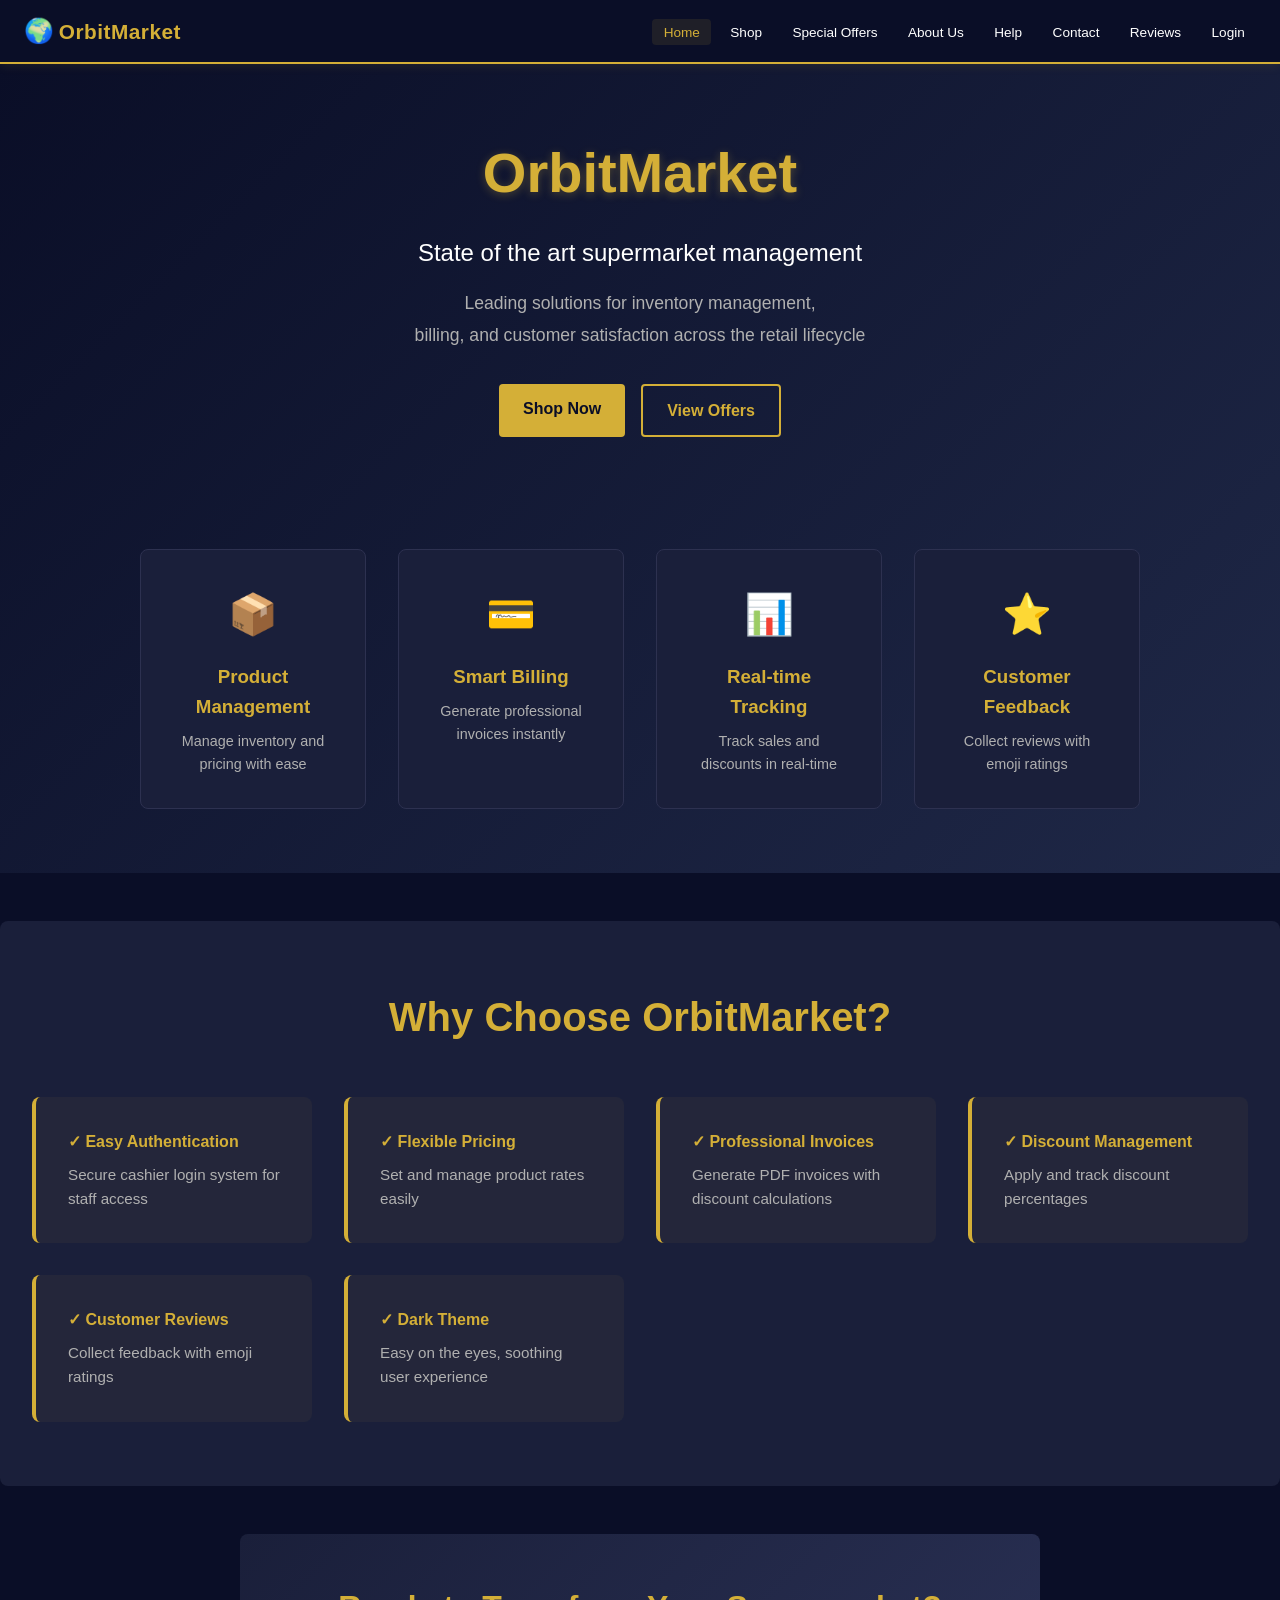
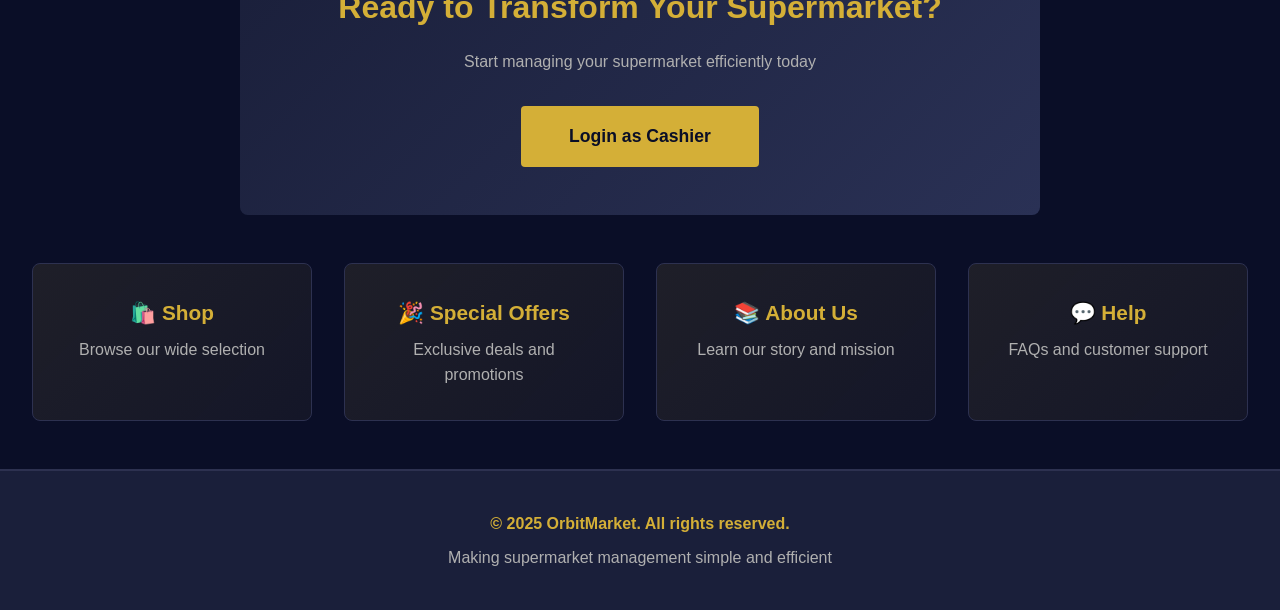
<file: index.html>
<!DOCTYPE html>
<html lang="en">
<head>
    <meta charset="UTF-8">
    <meta name="viewport" content="width=device-width, initial-scale=1.0">
    <title>OrbitMarket - Supermarket Management System</title>
    <link rel="stylesheet" href="styles.css">
</head>
<body>
    <!-- Navigation Bar -->
    <nav class="navbar">
        <div class="nav-container">
            <div class="logo">
                <span class="logo-icon">🌍</span>
                <span class="logo-text">OrbitMarket</span>
            </div>
            <ul class="nav-menu">
                <li><a href="index.html" class="nav-link active">Home</a></li>
                <li><a href="shop.html" class="nav-link">Shop</a></li>
                <li><a href="offers.html" class="nav-link">Special Offers</a></li>
                <li><a href="about.html" class="nav-link">About Us</a></li>
                <li><a href="help.html" class="nav-link">Help</a></li>
                <li><a href="contact.html" class="nav-link">Contact</a></li>
                <li><a href="reviews.html" class="nav-link">Reviews</a></li>
                <li><a href="login.html" class="nav-link">Login</a></li>
            </ul>
        </div>
    </nav>

    <!-- Hero Section -->
    <section class="hero">
        <div class="hero-content">
            <h1 class="hero-title">OrbitMarket</h1>
            <p class="hero-subtitle">State of the art supermarket management</p>
            <p class="hero-description">
                Leading solutions for inventory management,<br>
                billing, and customer satisfaction across the retail lifecycle
            </p>
            <div class="hero-buttons">
                <a href="shop.html" class="btn btn-primary">Shop Now</a>
                <a href="offers.html" class="btn btn-secondary">View Offers</a>
            </div>
        </div>
        <div class="hero-features">
            <div class="feature-card">
                <div class="feature-icon">📦</div>
                <h3>Product Management</h3>
                <p>Manage inventory and pricing with ease</p>
            </div>
            <div class="feature-card">
                <div class="feature-icon">💳</div>
                <h3>Smart Billing</h3>
                <p>Generate professional invoices instantly</p>
            </div>
            <div class="feature-card">
                <div class="feature-icon">📊</div>
                <h3>Real-time Tracking</h3>
                <p>Track sales and discounts in real-time</p>
            </div>
            <div class="feature-card">
                <div class="feature-icon">⭐</div>
                <h3>Customer Feedback</h3>
                <p>Collect reviews with emoji ratings</p>
            </div>
        </div>
    </section>

    <!-- Features Section -->
    <section class="features">
        <h2>Why Choose OrbitMarket?</h2>
        <div class="features-grid">
            <div class="feature-item">
                <h4>✓ Easy Authentication</h4>
                <p>Secure cashier login system for staff access</p>
            </div>
            <div class="feature-item">
                <h4>✓ Flexible Pricing</h4>
                <p>Set and manage product rates easily</p>
            </div>
            <div class="feature-item">
                <h4>✓ Professional Invoices</h4>
                <p>Generate PDF invoices with discount calculations</p>
            </div>
            <div class="feature-item">
                <h4>✓ Discount Management</h4>
                <p>Apply and track discount percentages</p>
            </div>
            <div class="feature-item">
                <h4>✓ Customer Reviews</h4>
                <p>Collect feedback with emoji ratings</p>
            </div>
            <div class="feature-item">
                <h4>✓ Dark Theme</h4>
                <p>Easy on the eyes, soothing user experience</p>
            </div>
        </div>
    </section>

    <!-- Call to Action -->
    <section class="cta">
        <h2>Ready to Transform Your Supermarket?</h2>
        <p>Start managing your supermarket efficiently today</p>
        <a href="login.html" class="btn btn-primary btn-large">Login as Cashier</a>
    </section>

    <!-- Bottom Navigation -->
    <section class="info-banner">
        <div class="info-item">
            <h3>🛍️ <a href="shop.html" style="color: var(--accent-gold); text-decoration: none;">Shop</a></h3>
            <p>Browse our wide selection</p>
        </div>
        <div class="info-item">
            <h3>🎉 <a href="offers.html" style="color: var(--accent-gold); text-decoration: none;">Special Offers</a></h3>
            <p>Exclusive deals and promotions</p>
        </div>
        <div class="info-item">
            <h3>📚 <a href="about.html" style="color: var(--accent-gold); text-decoration: none;">About Us</a></h3>
            <p>Learn our story and mission</p>
        </div>
        <div class="info-item">
            <h3>💬 <a href="help.html" style="color: var(--accent-gold); text-decoration: none;">Help</a></h3>
            <p>FAQs and customer support</p>
        </div>
    </section>

    <!-- Footer -->
    <footer class="footer">
        <p>&copy; 2025 OrbitMarket. All rights reserved.</p>
        <p>Making supermarket management simple and efficient</p>
    </footer>

    <script src="script.js"></script>
</body>
</html>
</file>
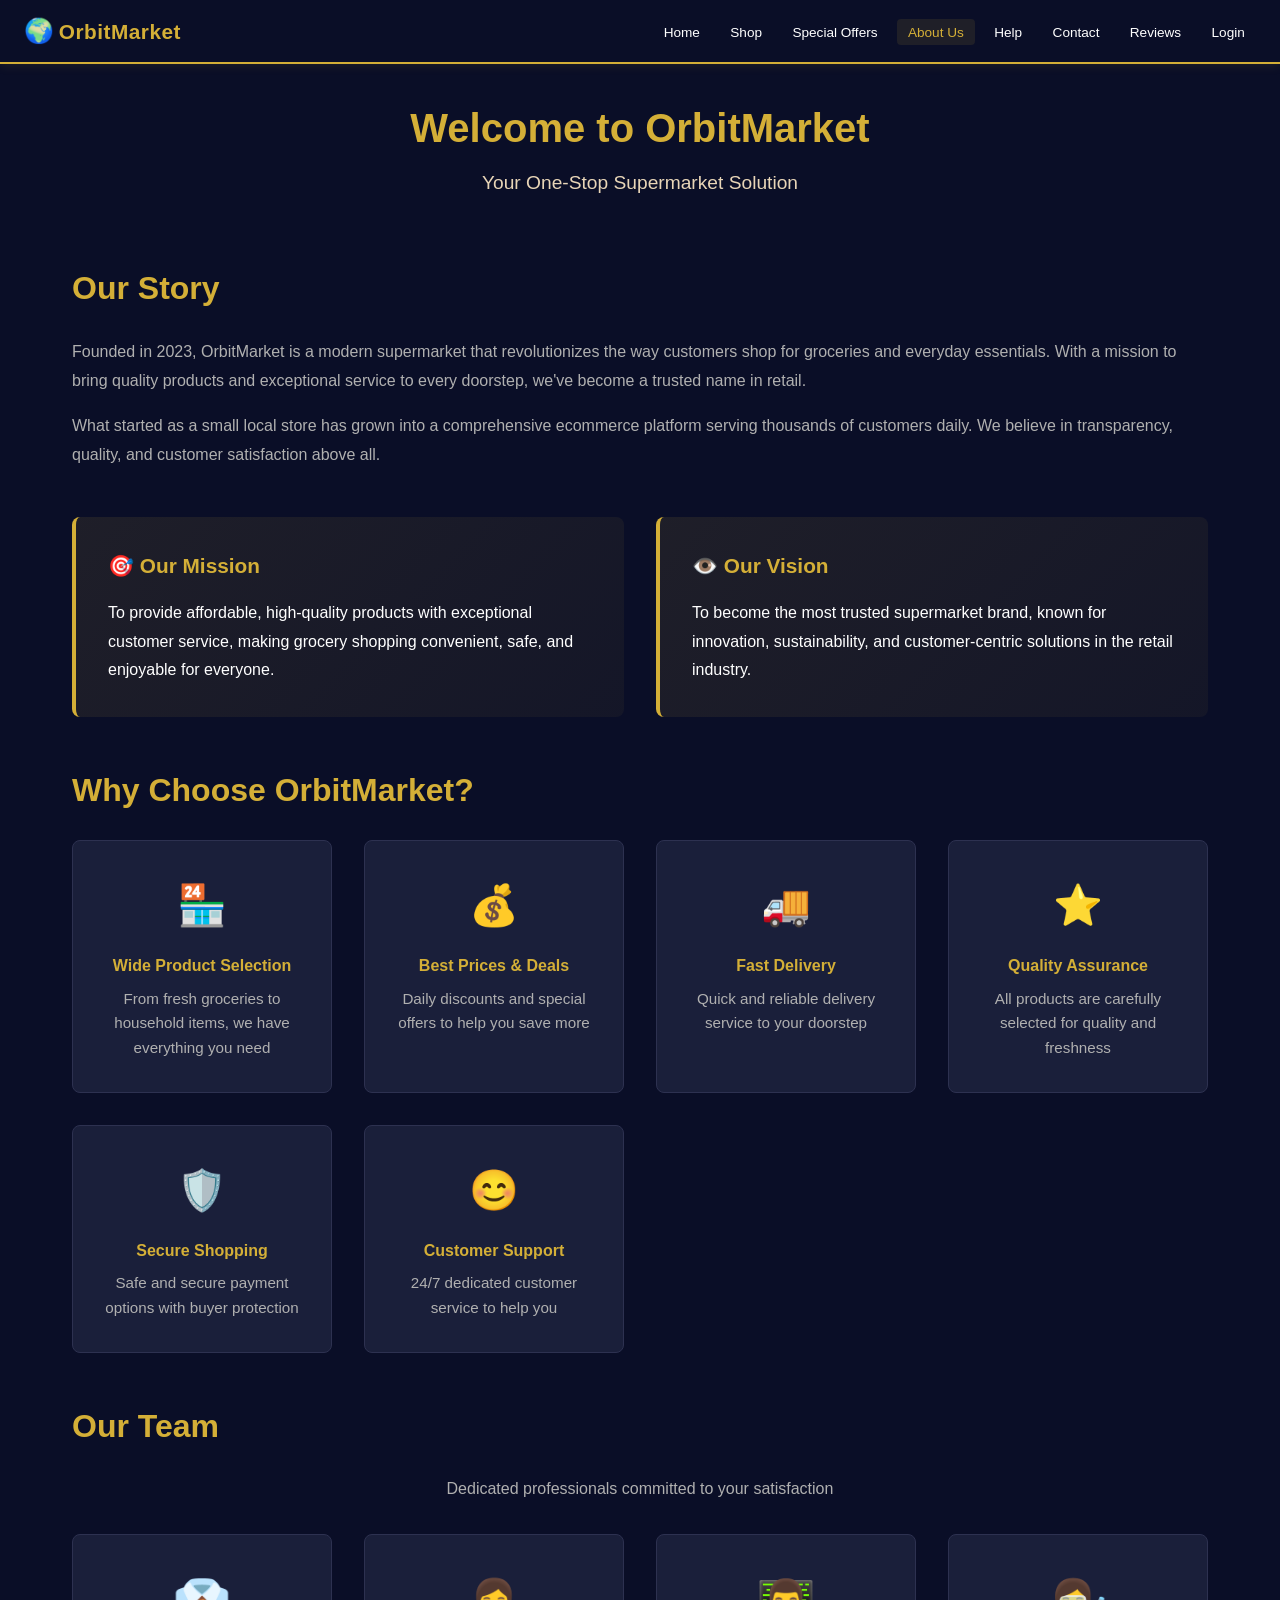
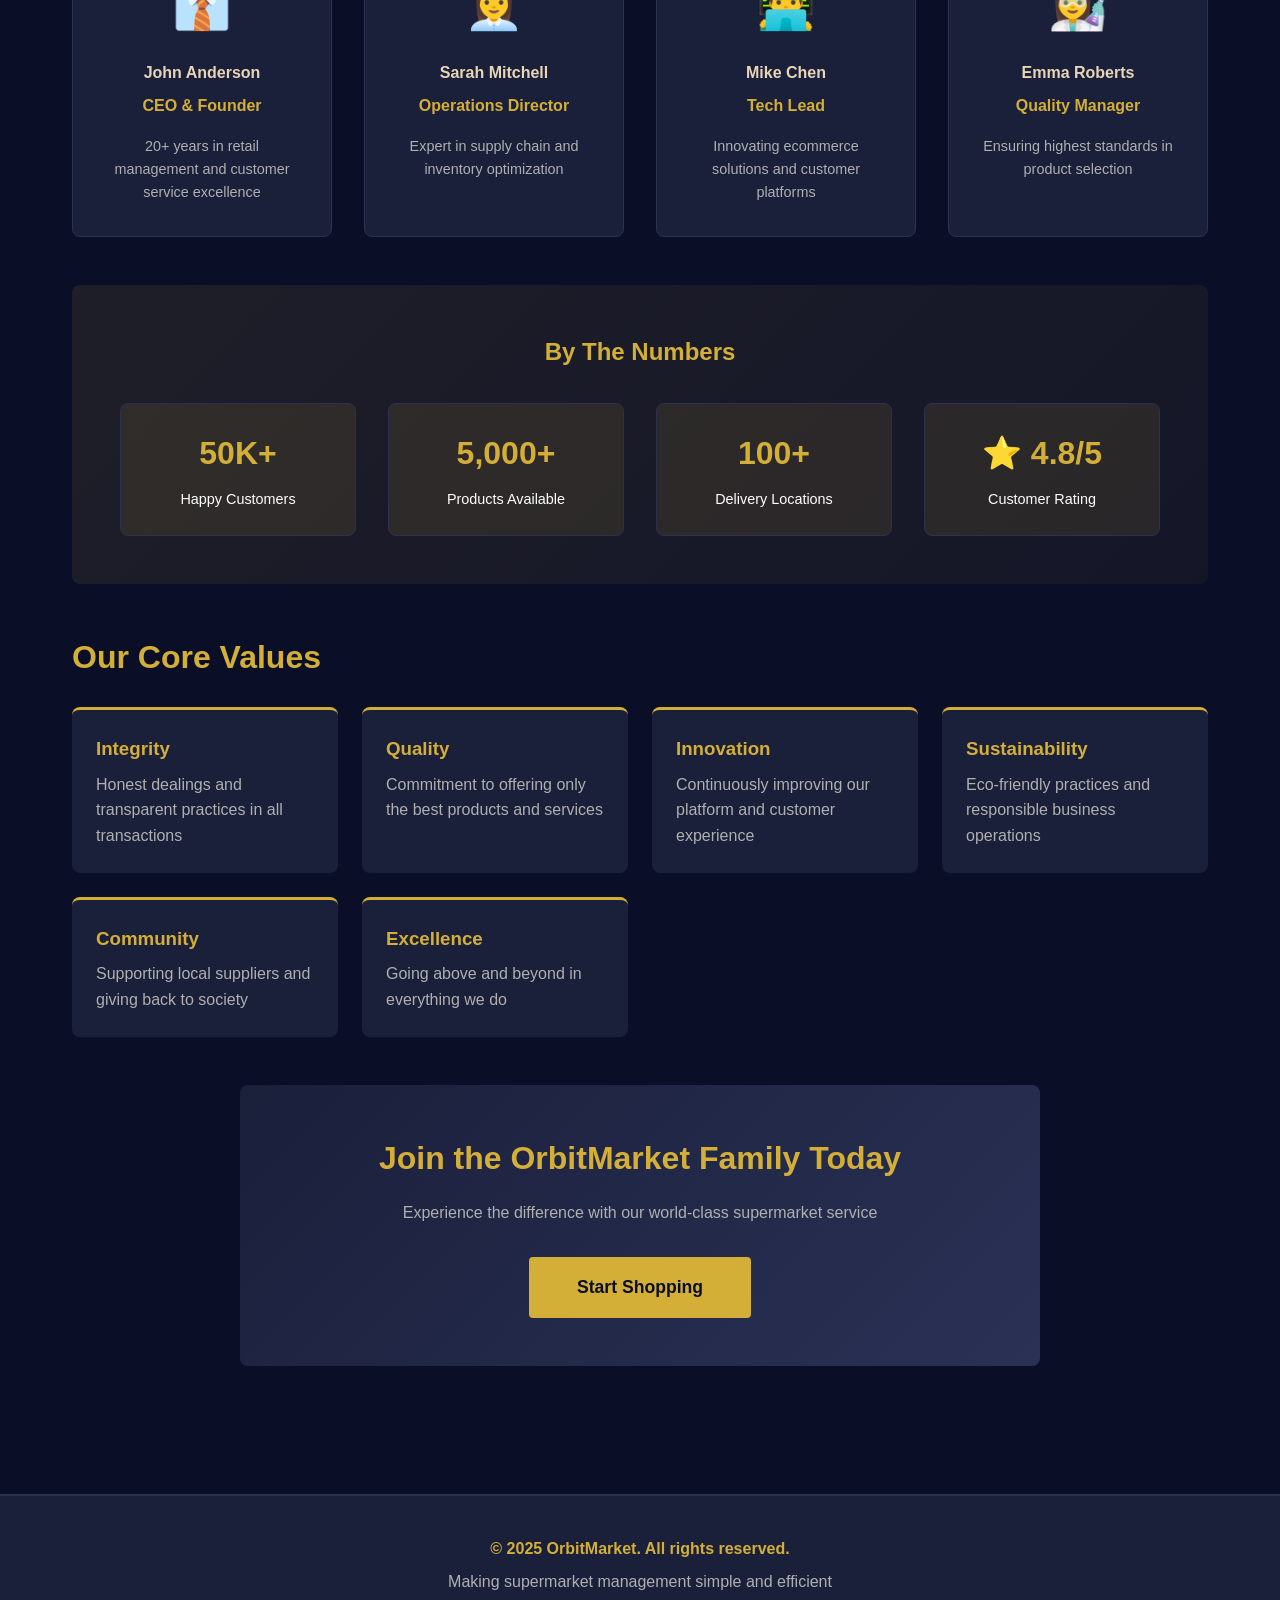
<file: about.html>
<!DOCTYPE html>
<html lang="en">
<head>
    <meta charset="UTF-8">
    <meta name="viewport" content="width=device-width, initial-scale=1.0">
    <title>About Us - OrbitMarket</title>
    <link rel="stylesheet" href="styles.css">
</head>
<body>
    <!-- Navigation Bar -->
    <nav class="navbar">
        <div class="nav-container">
            <div class="logo">
                <span class="logo-icon">🌍</span>
                <span class="logo-text">OrbitMarket</span>
            </div>
            <ul class="nav-menu">
                <li><a href="index.html" class="nav-link">Home</a></li>
                <li><a href="shop.html" class="nav-link">Shop</a></li>
                <li><a href="offers.html" class="nav-link">Special Offers</a></li>
                <li><a href="about.html" class="nav-link active">About Us</a></li>
                <li><a href="help.html" class="nav-link">Help</a></li>
                <li><a href="contact.html" class="nav-link">Contact</a></li>
                <li><a href="reviews.html" class="nav-link">Reviews</a></li>
                <li><a href="login.html" class="nav-link">Login</a></li>
            </ul>
        </div>
    </nav>

    <!-- About Container -->
    <div class="about-container">
        <!-- Header -->
        <section class="about-header">
            <h1>Welcome to OrbitMarket</h1>
            <p class="tagline">Your One-Stop Supermarket Solution</p>
        </section>

        <!-- Company Overview -->
        <section class="about-section">
            <h2>Our Story</h2>
            <div class="about-content">
                <p>
                    Founded in 2023, OrbitMarket is a modern supermarket that revolutionizes the way customers shop 
                    for groceries and everyday essentials. With a mission to bring quality products and exceptional 
                    service to every doorstep, we've become a trusted name in retail.
                </p>
                <p>
                    What started as a small local store has grown into a comprehensive ecommerce platform serving 
                    thousands of customers daily. We believe in transparency, quality, and customer satisfaction above all.
                </p>
            </div>
        </section>

        <!-- Mission & Vision -->
        <section class="mission-vision">
            <div class="mv-card">
                <h3>🎯 Our Mission</h3>
                <p>
                    To provide affordable, high-quality products with exceptional customer service, 
                    making grocery shopping convenient, safe, and enjoyable for everyone.
                </p>
            </div>
            <div class="mv-card">
                <h3>👁️ Our Vision</h3>
                <p>
                    To become the most trusted supermarket brand, known for innovation, sustainability, 
                    and customer-centric solutions in the retail industry.
                </p>
            </div>
        </section>

        <!-- Why Choose Us -->
        <section class="about-section">
            <h2>Why Choose OrbitMarket?</h2>
            <div class="features-list">
                <div class="feature">
                    <div class="feature-icon">🏪</div>
                    <h4>Wide Product Selection</h4>
                    <p>From fresh groceries to household items, we have everything you need</p>
                </div>
                <div class="feature">
                    <div class="feature-icon">💰</div>
                    <h4>Best Prices & Deals</h4>
                    <p>Daily discounts and special offers to help you save more</p>
                </div>
                <div class="feature">
                    <div class="feature-icon">🚚</div>
                    <h4>Fast Delivery</h4>
                    <p>Quick and reliable delivery service to your doorstep</p>
                </div>
                <div class="feature">
                    <div class="feature-icon">⭐</div>
                    <h4>Quality Assurance</h4>
                    <p>All products are carefully selected for quality and freshness</p>
                </div>
                <div class="feature">
                    <div class="feature-icon">🛡️</div>
                    <h4>Secure Shopping</h4>
                    <p>Safe and secure payment options with buyer protection</p>
                </div>
                <div class="feature">
                    <div class="feature-icon">😊</div>
                    <h4>Customer Support</h4>
                    <p>24/7 dedicated customer service to help you</p>
                </div>
            </div>
        </section>

        <!-- Team -->
        <section class="about-section">
            <h2>Our Team</h2>
            <p style="text-align: center; margin-bottom: 2rem; color: var(--text-muted);">
                Dedicated professionals committed to your satisfaction
            </p>
            <div class="team-grid">
                <div class="team-member">
                    <div class="member-avatar">👔</div>
                    <h4>John Anderson</h4>
                    <p class="member-role">CEO & Founder</p>
                    <p class="member-bio">20+ years in retail management and customer service excellence</p>
                </div>
                <div class="team-member">
                    <div class="member-avatar">👩‍💼</div>
                    <h4>Sarah Mitchell</h4>
                    <p class="member-role">Operations Director</p>
                    <p class="member-bio">Expert in supply chain and inventory optimization</p>
                </div>
                <div class="team-member">
                    <div class="member-avatar">👨‍💻</div>
                    <h4>Mike Chen</h4>
                    <p class="member-role">Tech Lead</p>
                    <p class="member-bio">Innovating ecommerce solutions and customer platforms</p>
                </div>
                <div class="team-member">
                    <div class="member-avatar">👩‍🔬</div>
                    <h4>Emma Roberts</h4>
                    <p class="member-role">Quality Manager</p>
                    <p class="member-bio">Ensuring highest standards in product selection</p>
                </div>
            </div>
        </section>

        <!-- Statistics -->
        <section class="statistics-section">
            <h2>By The Numbers</h2>
            <div class="stats-grid">
                <div class="stat">
                    <h3>50K+</h3>
                    <p>Happy Customers</p>
                </div>
                <div class="stat">
                    <h3>5,000+</h3>
                    <p>Products Available</p>
                </div>
                <div class="stat">
                    <h3>100+</h3>
                    <p>Delivery Locations</p>
                </div>
                <div class="stat">
                    <h3>⭐ 4.8/5</h3>
                    <p>Customer Rating</p>
                </div>
            </div>
        </section>

        <!-- Values -->
        <section class="about-section">
            <h2>Our Core Values</h2>
            <div class="values-grid">
                <div class="value-card">
                    <h3>Integrity</h3>
                    <p>Honest dealings and transparent practices in all transactions</p>
                </div>
                <div class="value-card">
                    <h3>Quality</h3>
                    <p>Commitment to offering only the best products and services</p>
                </div>
                <div class="value-card">
                    <h3>Innovation</h3>
                    <p>Continuously improving our platform and customer experience</p>
                </div>
                <div class="value-card">
                    <h3>Sustainability</h3>
                    <p>Eco-friendly practices and responsible business operations</p>
                </div>
                <div class="value-card">
                    <h3>Community</h3>
                    <p>Supporting local suppliers and giving back to society</p>
                </div>
                <div class="value-card">
                    <h3>Excellence</h3>
                    <p>Going above and beyond in everything we do</p>
                </div>
            </div>
        </section>

        <!-- CTA -->
        <section class="cta">
            <h2>Join the OrbitMarket Family Today</h2>
            <p>Experience the difference with our world-class supermarket service</p>
            <a href="shop.html" class="btn btn-primary btn-large">Start Shopping</a>
        </section>
    </div>

    <!-- Footer -->
    <footer class="footer">
        <p>&copy; 2025 OrbitMarket. All rights reserved.</p>
        <p>Making supermarket management simple and efficient</p>
    </footer>

    <script src="script.js"></script>
</body>
</html>
</file>
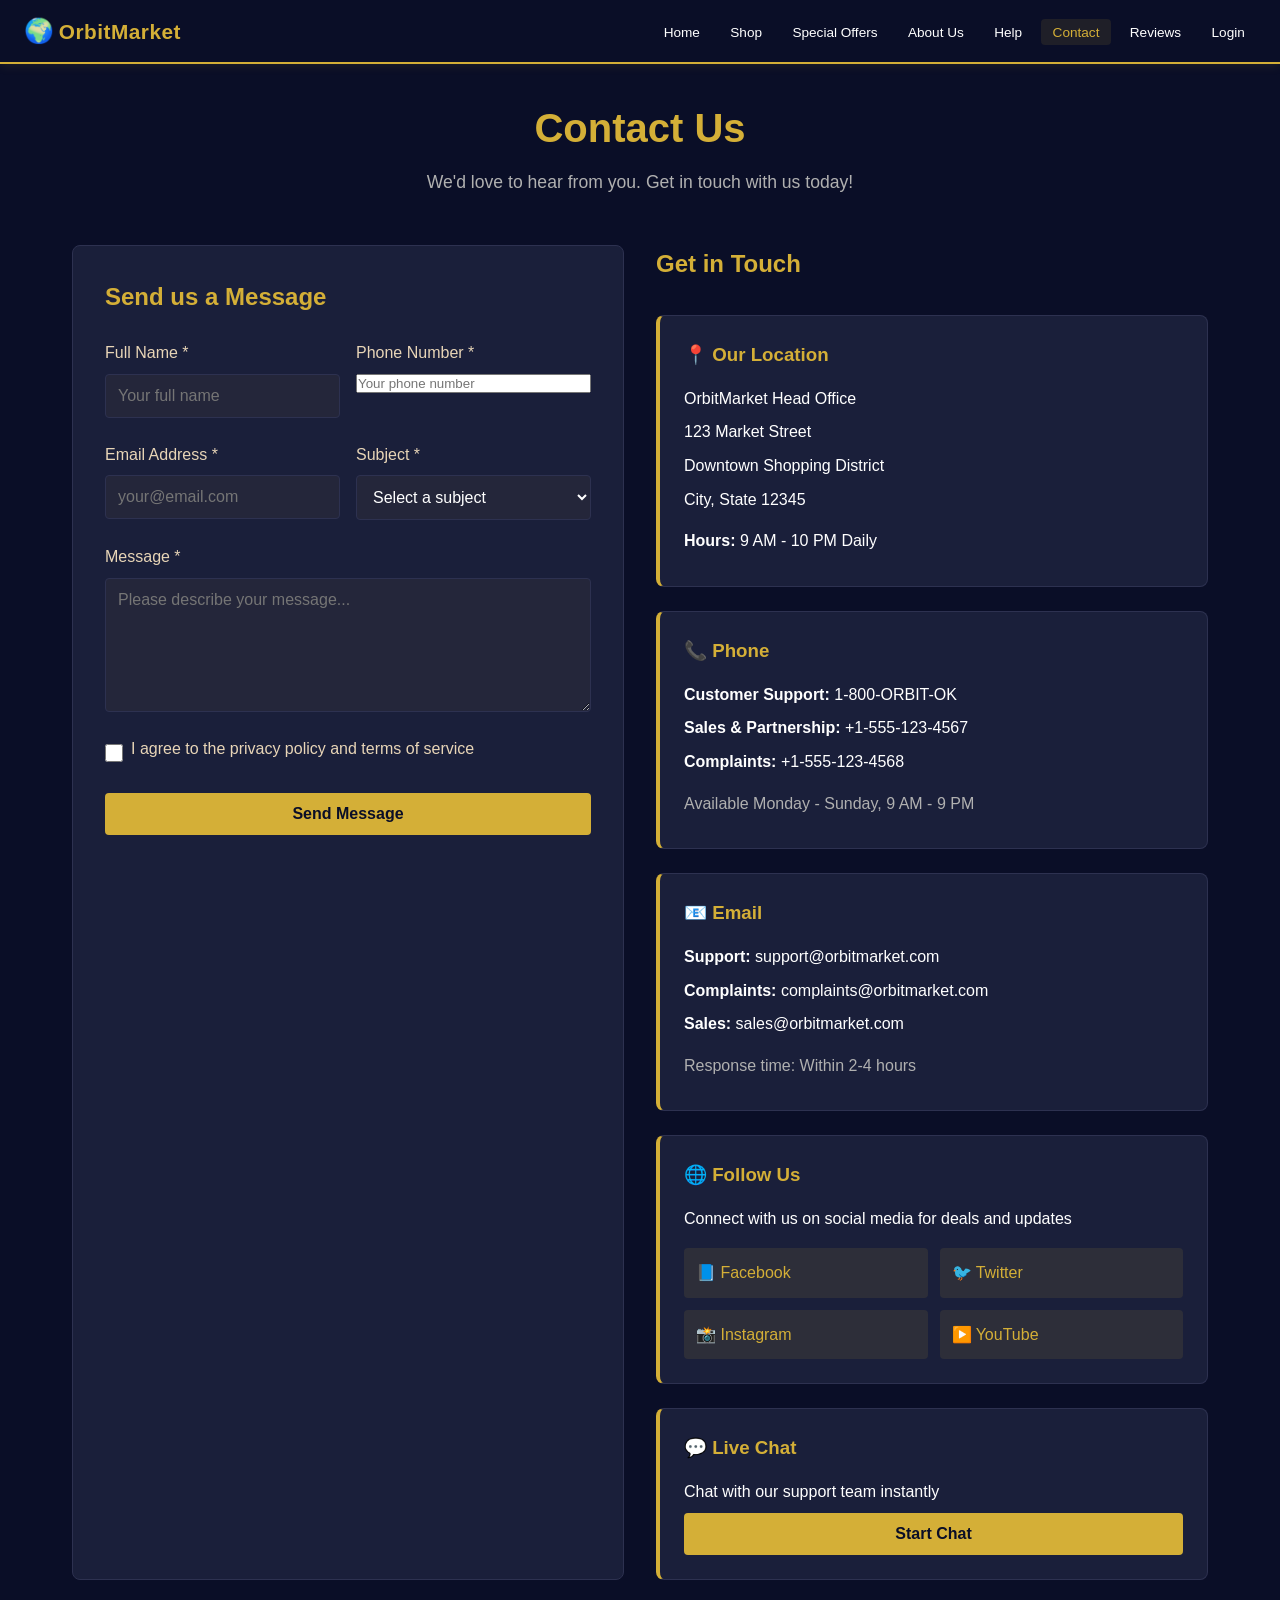
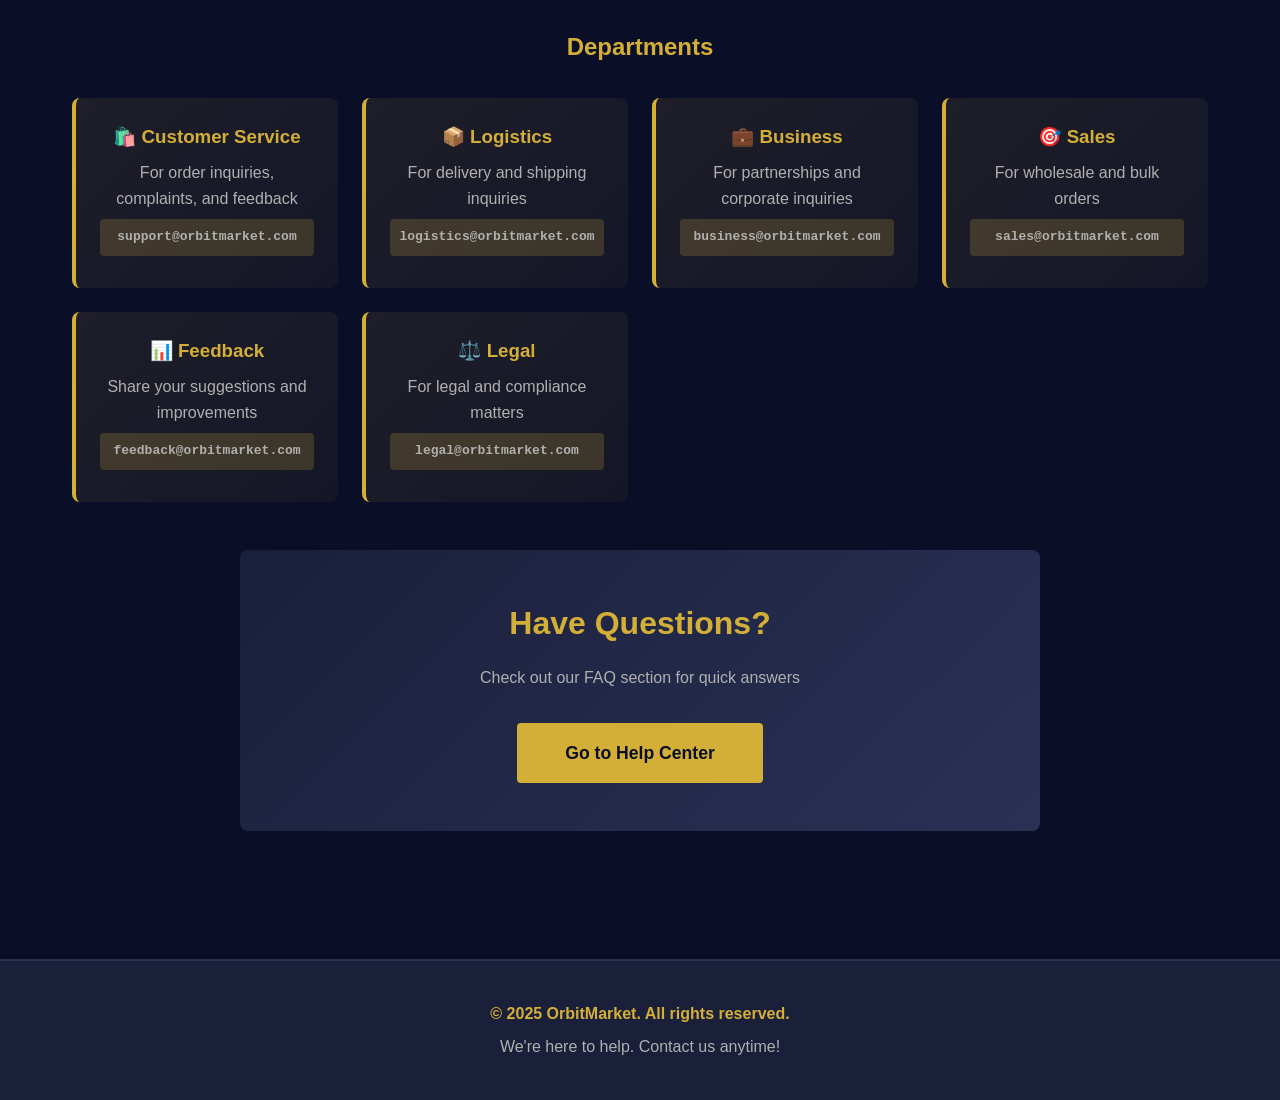
<file: contact.html>
<!DOCTYPE html>
<html lang="en">
<head>
    <meta charset="UTF-8">
    <meta name="viewport" content="width=device-width, initial-scale=1.0">
    <title>Contact Us - OrbitMarket</title>
    <link rel="stylesheet" href="styles.css">
</head>
<body>
    <!-- Navigation Bar -->
    <nav class="navbar">
        <div class="nav-container">
            <div class="logo">
                <span class="logo-icon">🌍</span>
                <span class="logo-text">OrbitMarket</span>
            </div>
            <ul class="nav-menu">
                <li><a href="index.html" class="nav-link">Home</a></li>
                <li><a href="shop.html" class="nav-link">Shop</a></li>
                <li><a href="offers.html" class="nav-link">Special Offers</a></li>
                <li><a href="about.html" class="nav-link">About Us</a></li>
                <li><a href="help.html" class="nav-link">Help</a></li>
                <li><a href="contact.html" class="nav-link active">Contact</a></li>
                <li><a href="reviews.html" class="nav-link">Reviews</a></li>
                <li><a href="login.html" class="nav-link">Login</a></li>
            </ul>
        </div>
    </nav>

    <!-- Contact Container -->
    <div class="contact-container">
        <div class="contact-header">
            <h1>Contact Us</h1>
            <p>We'd love to hear from you. Get in touch with us today!</p>
        </div>

        <div class="contact-content">
            <!-- Contact Form -->
            <div class="contact-form-section">
                <h2>Send us a Message</h2>
                <form id="contactForm" class="contact-form">
                    <div class="form-row">
                        <div class="form-group">
                            <label for="contactName">Full Name *</label>
                            <input type="text" id="contactName" placeholder="Your full name" required>
                        </div>
                        <div class="form-group">
                            <label for="contactPhone">Phone Number *</label>
                            <input type="tel" id="contactPhone" placeholder="Your phone number" required>
                        </div>
                    </div>

                    <div class="form-row">
                        <div class="form-group">
                            <label for="contactEmail">Email Address *</label>
                            <input type="email" id="contactEmail" placeholder="your@email.com" required>
                        </div>
                        <div class="form-group">
                            <label for="contactSubject">Subject *</label>
                            <select id="contactSubject" required>
                                <option value="">Select a subject</option>
                                <option value="General Inquiry">General Inquiry</option>
                                <option value="Order Issue">Order Issue</option>
                                <option value="Product Quality">Product Quality</option>
                                <option value="Delivery Issue">Delivery Issue</option>
                                <option value="Payment Issue">Payment Issue</option>
                                <option value="Feedback">Feedback</option>
                                <option value="Partnership">Partnership Inquiry</option>
                                <option value="Other">Other</option>
                            </select>
                        </div>
                    </div>

                    <div class="form-group">
                        <label for="contactMessage">Message *</label>
                        <textarea id="contactMessage" placeholder="Please describe your message..." rows="6" required></textarea>
                    </div>

                    <div class="form-group checkbox">
                        <input type="checkbox" id="contactPrivacy" required>
                        <label for="contactPrivacy">I agree to the privacy policy and terms of service</label>
                    </div>

                    <button type="submit" class="btn btn-primary btn-full">Send Message</button>
                </form>
            </div>

            <!-- Contact Information -->
            <div class="contact-info-section">
                <h2>Get in Touch</h2>

                <!-- Address -->
                <div class="info-card">
                    <h3>📍 Our Location</h3>
                    <p>OrbitMarket Head Office</p>
                    <p>123 Market Street</p>
                    <p>Downtown Shopping District</p>
                    <p>City, State 12345</p>
                    <p style="margin-top: 1rem;"><strong>Hours:</strong> 9 AM - 10 PM Daily</p>
                </div>

                <!-- Phone -->
                <div class="info-card">
                    <h3>📞 Phone</h3>
                    <p><strong>Customer Support:</strong> 1-800-ORBIT-OK</p>
                    <p><strong>Sales & Partnership:</strong> +1-555-123-4567</p>
                    <p><strong>Complaints:</strong> +1-555-123-4568</p>
                    <p style="margin-top: 1rem; color: var(--text-muted);">Available Monday - Sunday, 9 AM - 9 PM</p>
                </div>

                <!-- Email -->
                <div class="info-card">
                    <h3>📧 Email</h3>
                    <p><strong>Support:</strong> support@orbitmarket.com</p>
                    <p><strong>Complaints:</strong> complaints@orbitmarket.com</p>
                    <p><strong>Sales:</strong> sales@orbitmarket.com</p>
                    <p style="margin-top: 1rem; color: var(--text-muted);">Response time: Within 2-4 hours</p>
                </div>

                <!-- Social Media -->
                <div class="info-card">
                    <h3>🌐 Follow Us</h3>
                    <p>Connect with us on social media for deals and updates</p>
                    <div class="social-links">
                        <a href="#" class="social-link">📘 Facebook</a>
                        <a href="#" class="social-link">🐦 Twitter</a>
                        <a href="#" class="social-link">📸 Instagram</a>
                        <a href="#" class="social-link">▶️ YouTube</a>
                    </div>
                </div>

                <!-- Live Chat -->
                <div class="info-card">
                    <h3>💬 Live Chat</h3>
                    <p>Chat with our support team instantly</p>
                    <button class="btn btn-primary btn-full" onclick="startLiveChat()">Start Chat</button>
                </div>
            </div>
        </div>

        <!-- Departments -->
        <section class="departments-section">
            <h2>Departments</h2>
            <div class="departments-grid">
                <div class="department">
                    <h3>🛍️ Customer Service</h3>
                    <p>For order inquiries, complaints, and feedback</p>
                    <p class="contact-link">support@orbitmarket.com</p>
                </div>
                <div class="department">
                    <h3>📦 Logistics</h3>
                    <p>For delivery and shipping inquiries</p>
                    <p class="contact-link">logistics@orbitmarket.com</p>
                </div>
                <div class="department">
                    <h3>💼 Business</h3>
                    <p>For partnerships and corporate inquiries</p>
                    <p class="contact-link">business@orbitmarket.com</p>
                </div>
                <div class="department">
                    <h3>🎯 Sales</h3>
                    <p>For wholesale and bulk orders</p>
                    <p class="contact-link">sales@orbitmarket.com</p>
                </div>
                <div class="department">
                    <h3>📊 Feedback</h3>
                    <p>Share your suggestions and improvements</p>
                    <p class="contact-link">feedback@orbitmarket.com</p>
                </div>
                <div class="department">
                    <h3>⚖️ Legal</h3>
                    <p>For legal and compliance matters</p>
                    <p class="contact-link">legal@orbitmarket.com</p>
                </div>
            </div>
        </section>

        <!-- FAQ Link -->
        <section class="cta">
            <h2>Have Questions?</h2>
            <p>Check out our FAQ section for quick answers</p>
            <a href="help.html" class="btn btn-primary btn-large">Go to Help Center</a>
        </section>
    </div>

    <!-- Footer -->
    <footer class="footer">
        <p>&copy; 2025 OrbitMarket. All rights reserved.</p>
        <p>We're here to help. Contact us anytime!</p>
    </footer>

    <script src="script.js"></script>
    <script>
        // Contact Form Submission
        document.getElementById('contactForm').addEventListener('submit', function(e) {
            e.preventDefault();

            const name = document.getElementById('contactName').value;
            const email = document.getElementById('contactEmail').value;
            const phone = document.getElementById('contactPhone').value;
            const subject = document.getElementById('contactSubject').value;
            const message = document.getElementById('contactMessage').value;

            // Store contact in localStorage
            const contact = {
                id: Date.now(),
                name: name,
                email: email,
                phone: phone,
                subject: subject,
                message: message,
                date: new Date().toLocaleString(),
                status: 'Pending'
            };

            let contacts = JSON.parse(localStorage.getItem('contacts')) || [];
            contacts.push(contact);
            localStorage.setItem('contacts', JSON.stringify(contacts));

            // Show success message
            alert('Thank you for contacting OrbitMarket!\n\nWe will respond to your message within 2-4 hours.');

            // Reset form
            this.reset();

            // Scroll to top
            window.scrollTo(0, 0);
        });

        function startLiveChat() {
            alert('💬 Live Chat Feature\n\nOur support team is online now!\n\nAvailable from 9 AM - 9 PM\n\nPlease leave a message or try again during operating hours.');
        }
    </script>
</body>
</html>
</file>
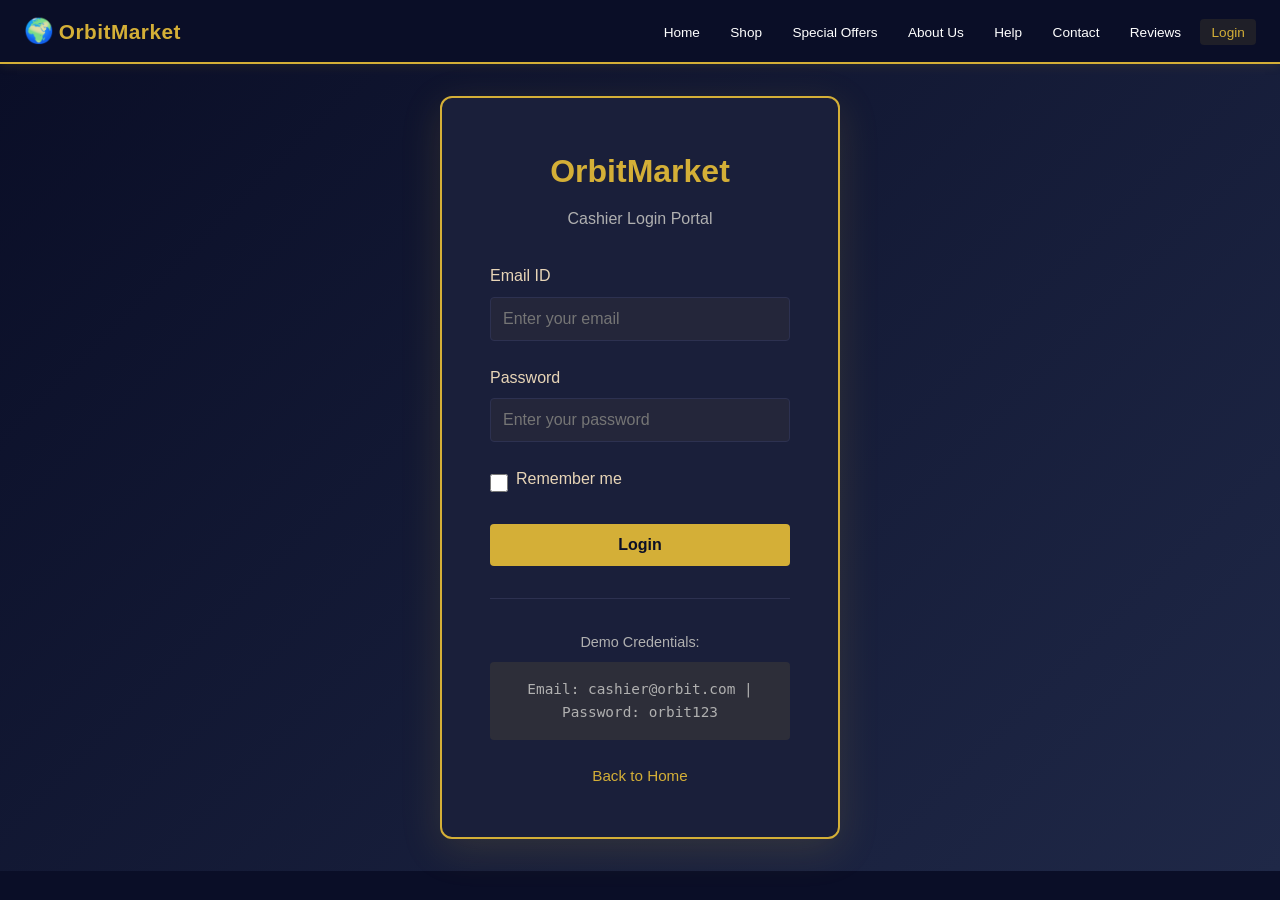
<file: dashboard.html>
<!DOCTYPE html>
<html lang="en">
<head>
    <meta charset="UTF-8">
    <meta name="viewport" content="width=device-width, initial-scale=1.0">
    <title>Dashboard - OrbitMarket</title>
    <link rel="stylesheet" href="styles.css">
</head>
<body>
    <!-- Navigation Bar -->
    <nav class="navbar">
        <div class="nav-container">
            <div class="logo">
                <span class="logo-icon">🌍</span>
                <span class="logo-text">OrbitMarket</span>
            </div>
            <ul class="nav-menu">
                <li><a href="index.html" class="nav-link">Home</a></li>
                <li><a href="shop.html" class="nav-link">Shop</a></li>
                <li><a href="offers.html" class="nav-link">Special Offers</a></li>
                <li><span class="nav-user" id="userDisplay">Welcome, Cashier!</span></li>
                <li><a href="login.html" class="nav-link" onclick="logout()">Logout</a></li>
            </ul>
        </div>
    </nav>

    <!-- Dashboard Container -->
    <div class="dashboard-container">
        <div class="sidebar">
            <ul class="sidebar-menu">
                <li><a href="dashboard.html" class="sidebar-link active">📊 Dashboard</a></li>
                <li><a href="products.html" class="sidebar-link">📦 Manage Products</a></li>
                <li><a href="checkout.html" class="sidebar-link">🛒 New Bill</a></li>
                <li><a href="index.html" onclick="logout()" class="sidebar-link">🚪 Logout</a></li>
            </ul>
        </div>

        <div class="dashboard-content">
            <h1>Dashboard</h1>
            
            <div class="dashboard-stats">
                <div class="stat-card">
                    <div class="stat-icon">📦</div>
                    <div class="stat-info">
                        <h3 id="totalProducts">0</h3>
                        <p>Total Products</p>
                    </div>
                </div>
                <div class="stat-card">
                    <div class="stat-icon">💰</div>
                    <div class="stat-info">
                        <h3 id="totalSales">$0.00</h3>
                        <p>Total Sales</p>
                    </div>
                </div>
                <div class="stat-card">
                    <div class="stat-icon">🏷️</div>
                    <div class="stat-info">
                        <h3 id="avgDiscount">0%</h3>
                        <p>Average Discount</p>
                    </div>
                </div>
                <div class="stat-card">
                    <div class="stat-icon">📋</div>
                    <div class="stat-info">
                        <h3 id="totalBills">0</h3>
                        <p>Total Bills</p>
                    </div>
                </div>
            </div>

            <div class="dashboard-sections">
                <div class="section">
                    <h2>Quick Actions</h2>
                    <div class="quick-actions">
                        <a href="products.html" class="action-btn">
                            <span class="action-icon">➕</span>
                            <span>Add Product</span>
                        </a>
                        <a href="checkout.html" class="action-btn">
                            <span class="action-icon">🛒</span>
                            <span>Create Bill</span>
                        </a>
                        <a href="reviews.html" class="action-btn">
                            <span class="action-icon">⭐</span>
                            <span>View Reviews</span>
                        </a>
                    </div>
                </div>

                <div class="section">
                    <h2>Recent Products</h2>
                    <div id="recentProducts" class="products-list">
                        <p class="empty-message">No products added yet. <a href="products.html">Add products here</a></p>
                    </div>
                </div>
            </div>
        </div>
    </div>

    <script src="script.js"></script>
    <script>
        // Check if user is logged in
        window.addEventListener('load', function() {
            if (!localStorage.getItem('userLoggedIn')) {
                window.location.href = 'login.html';
            }
            updateDashboardStats();
            displayRecentProducts();
        });

        function updateDashboardStats() {
            const products = JSON.parse(localStorage.getItem('products')) || [];
            const bills = JSON.parse(localStorage.getItem('bills')) || [];
            
            document.getElementById('totalProducts').textContent = products.length;
            document.getElementById('totalBills').textContent = bills.length;
            
            let totalSales = 0;
            let totalDiscount = 0;
            bills.forEach(bill => {
                totalSales += bill.total;
                totalDiscount += bill.discount || 0;
            });
            
            document.getElementById('totalSales').textContent = '$' + totalSales.toFixed(2);
            document.getElementById('avgDiscount').textContent = bills.length > 0 ? 
                ((totalDiscount / bills.length) * 100).toFixed(1) + '%' : '0%';
        }

        function displayRecentProducts() {
            const products = JSON.parse(localStorage.getItem('products')) || [];
            const recentProducts = products.slice(-5).reverse();
            const container = document.getElementById('recentProducts');
            
            if (recentProducts.length === 0) {
                container.innerHTML = '<p class="empty-message">No products added yet. <a href="products.html">Add products here</a></p>';
                return;
            }
            
            let html = '<table class="products-table"><thead><tr><th>Product</th><th>Price</th><th>Status</th></tr></thead><tbody>';
            recentProducts.forEach(product => {
                html += `<tr><td>${product.name}</td><td>$${product.price.toFixed(2)}</td><td><span class="status active">Active</span></td></tr>`;
            });
            html += '</tbody></table>';
            container.innerHTML = html;
        }
    </script>
</body>
</html>
</file>
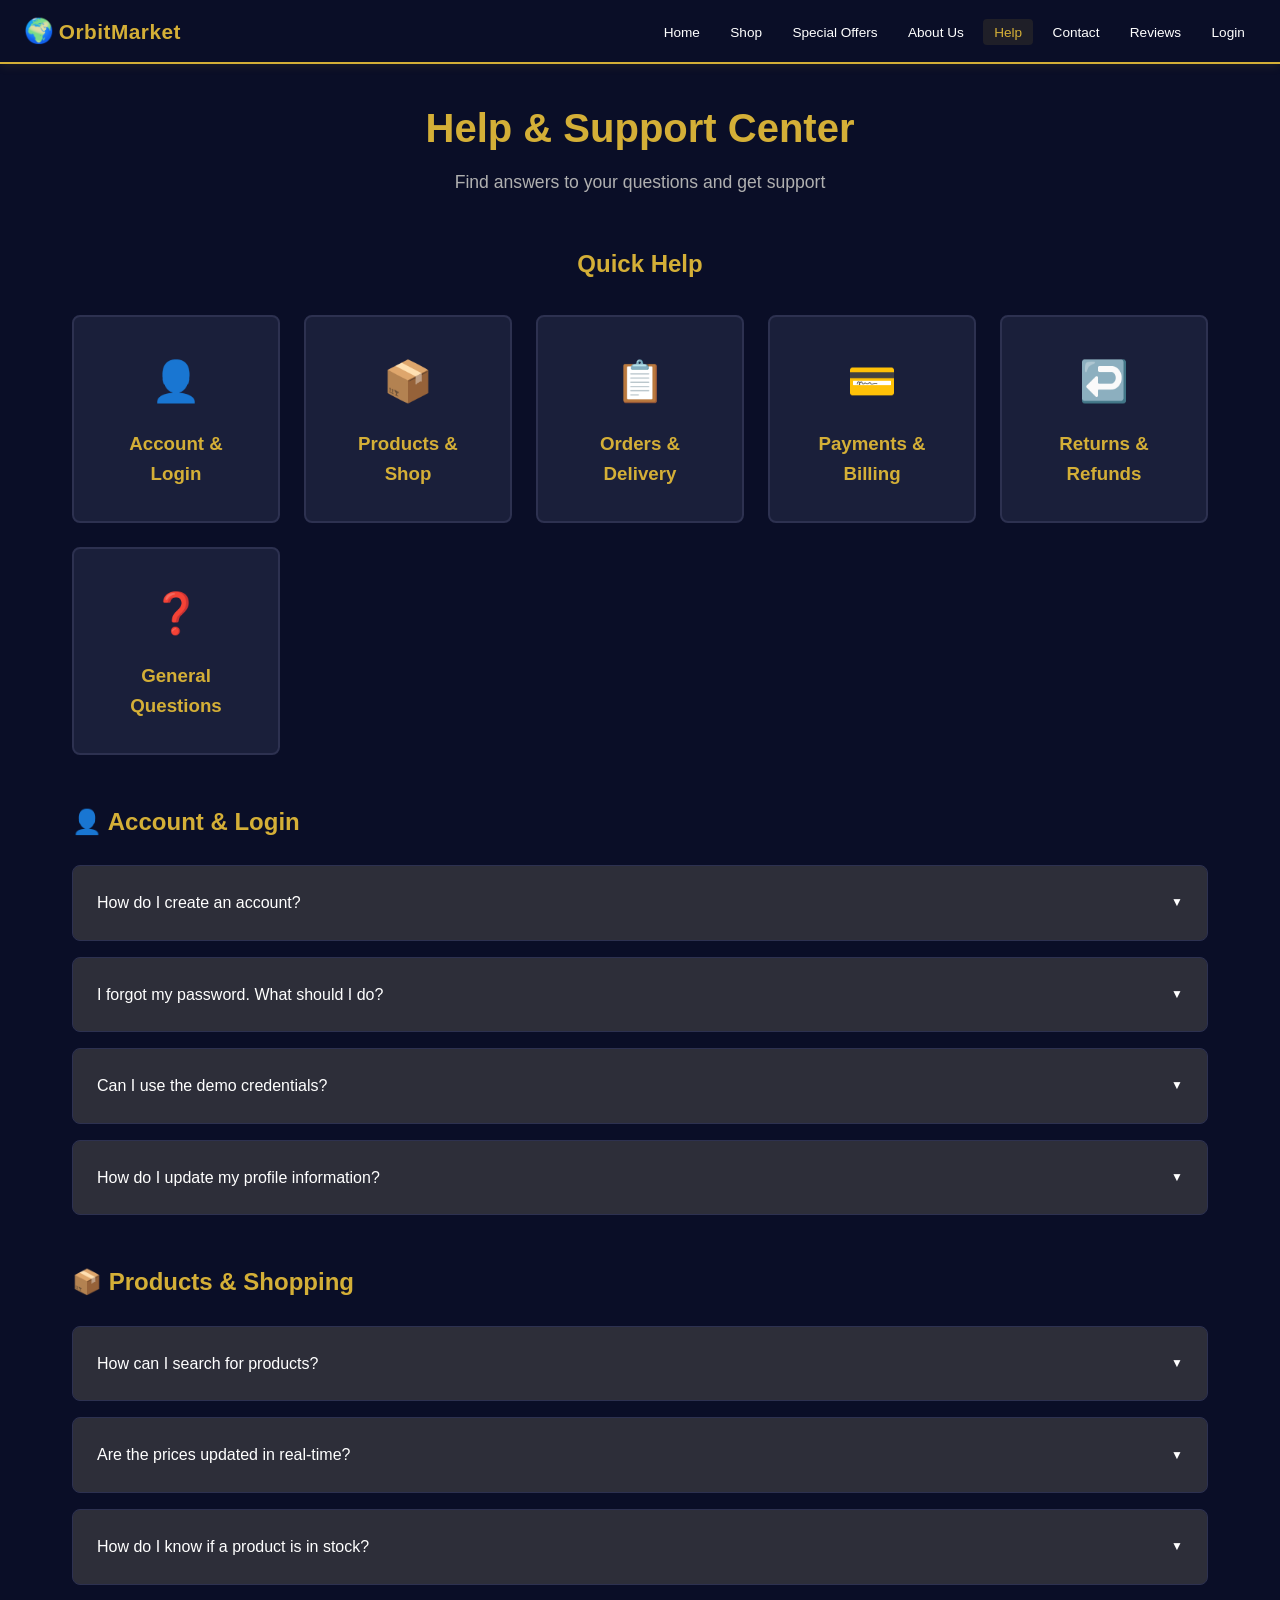
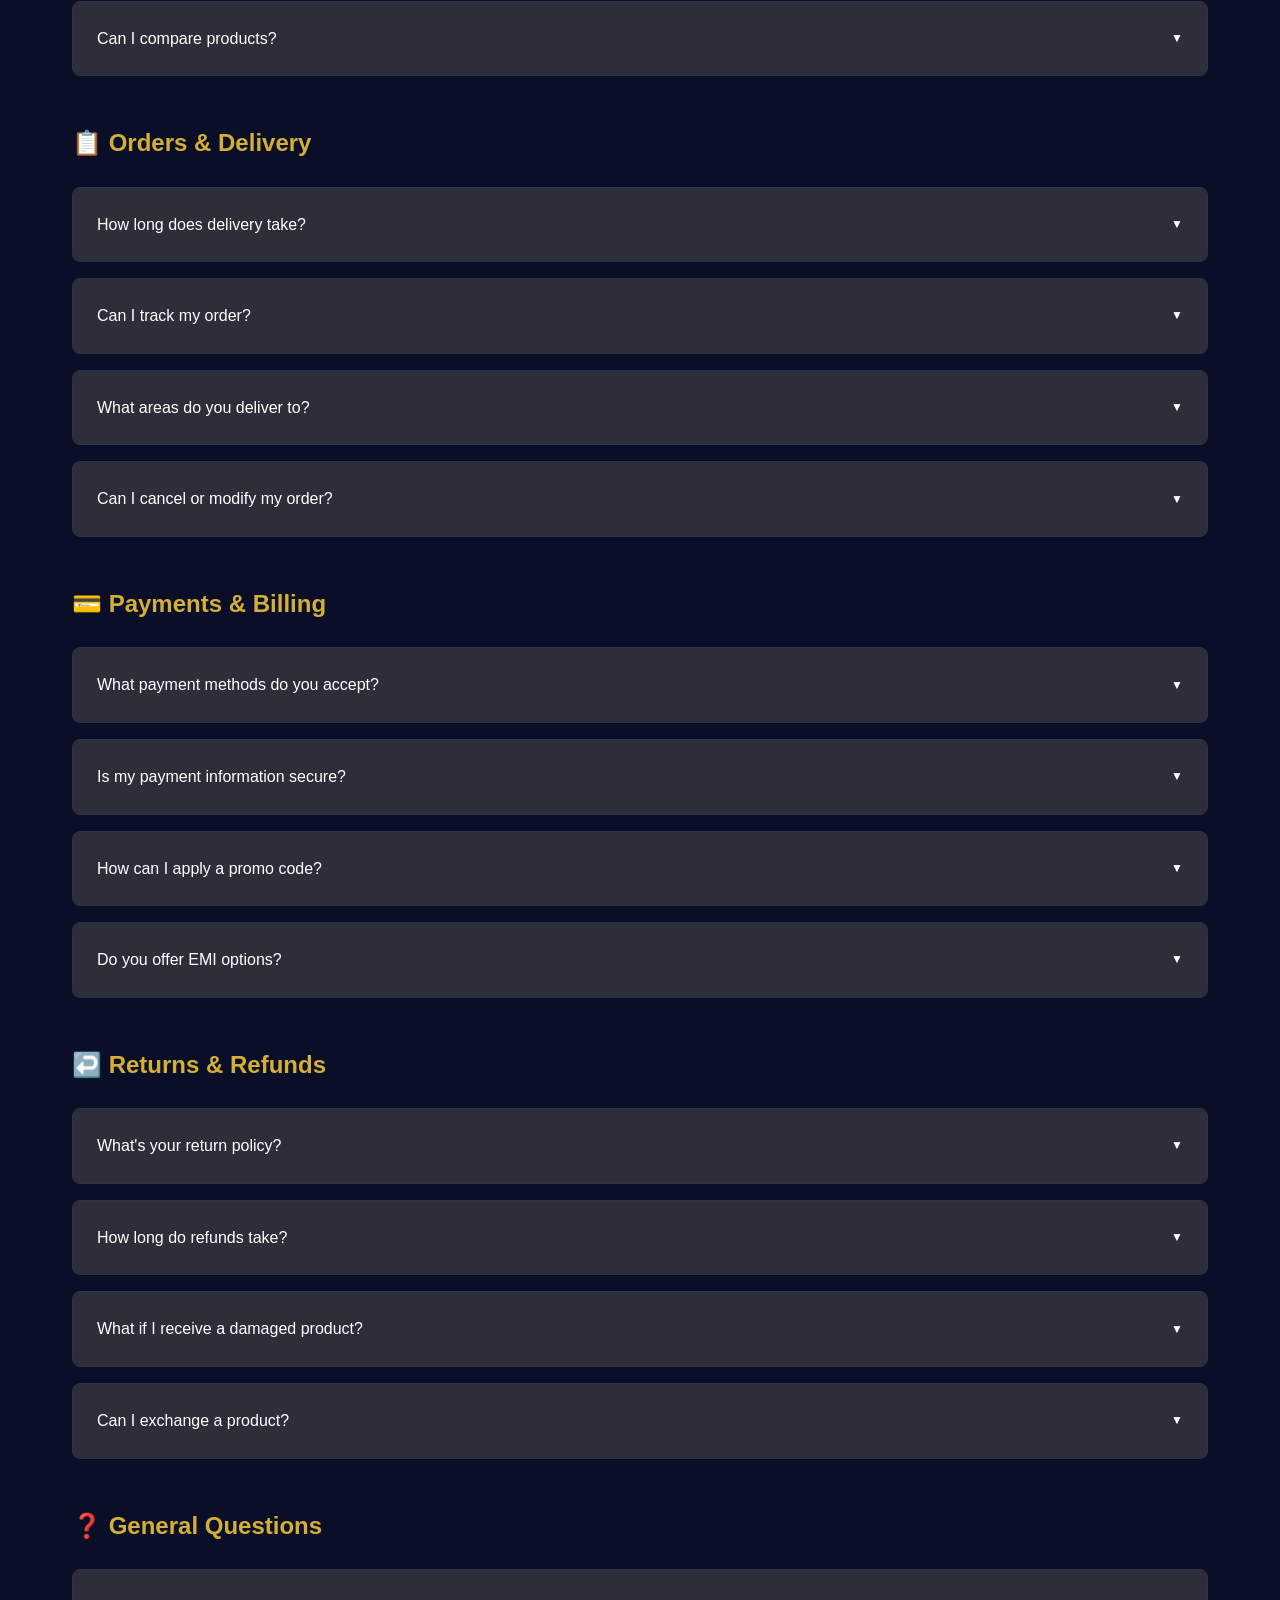
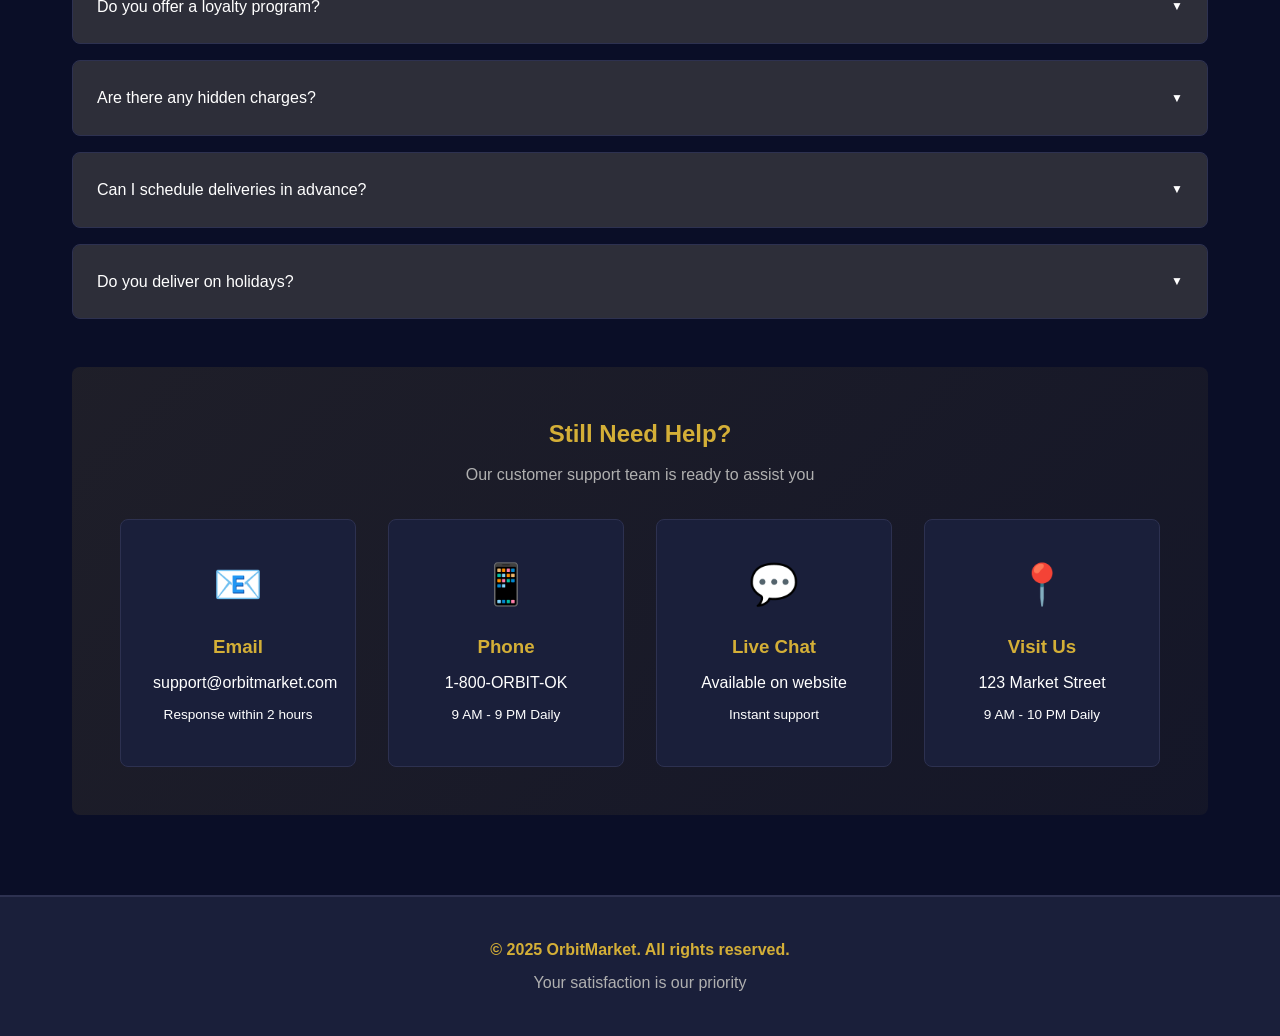
<file: help.html>
<!DOCTYPE html>
<html lang="en">
<head>
    <meta charset="UTF-8">
    <meta name="viewport" content="width=device-width, initial-scale=1.0">
    <title>Help & FAQ - OrbitMarket</title>
    <link rel="stylesheet" href="styles.css">
</head>
<body>
    <!-- Navigation Bar -->
    <nav class="navbar">
        <div class="nav-container">
            <div class="logo">
                <span class="logo-icon">🌍</span>
                <span class="logo-text">OrbitMarket</span>
            </div>
            <ul class="nav-menu">
                <li><a href="index.html" class="nav-link">Home</a></li>
                <li><a href="shop.html" class="nav-link">Shop</a></li>
                <li><a href="offers.html" class="nav-link">Special Offers</a></li>
                <li><a href="about.html" class="nav-link">About Us</a></li>
                <li><a href="help.html" class="nav-link active">Help</a></li>
                <li><a href="contact.html" class="nav-link">Contact</a></li>
                <li><a href="reviews.html" class="nav-link">Reviews</a></li>
                <li><a href="login.html" class="nav-link">Login</a></li>
            </ul>
        </div>
    </nav>

    <!-- Help Container -->
    <div class="help-container">
        <div class="help-header">
            <h1>Help & Support Center</h1>
            <p>Find answers to your questions and get support</p>
        </div>

        <!-- Quick Help -->
        <section class="quick-help">
            <h2>Quick Help</h2>
            <div class="help-categories">
                <a href="#faq-account" class="help-category">
                    <div class="help-icon">👤</div>
                    <h3>Account & Login</h3>
                </a>
                <a href="#faq-products" class="help-category">
                    <div class="help-icon">📦</div>
                    <h3>Products & Shop</h3>
                </a>
                <a href="#faq-orders" class="help-category">
                    <div class="help-icon">📋</div>
                    <h3>Orders & Delivery</h3>
                </a>
                <a href="#faq-payments" class="help-category">
                    <div class="help-icon">💳</div>
                    <h3>Payments & Billing</h3>
                </a>
                <a href="#faq-returns" class="help-category">
                    <div class="help-icon">↩️</div>
                    <h3>Returns & Refunds</h3>
                </a>
                <a href="#faq-general" class="help-category">
                    <div class="help-icon">❓</div>
                    <h3>General Questions</h3>
                </a>
            </div>
        </section>

        <!-- FAQs -->
        <section class="faq-section" id="faq-account">
            <h2>👤 Account & Login</h2>
            <div class="faq-items">
                <div class="faq-item">
                    <div class="faq-question">How do I create an account?</div>
                    <div class="faq-answer">
                        <p>Visit our login page and click on "Sign Up". Fill in your details including email, password, 
                        and phone number. Verify your email, and you're ready to shop!</p>
                    </div>
                </div>

                <div class="faq-item">
                    <div class="faq-question">I forgot my password. What should I do?</div>
                    <div class="faq-answer">
                        <p>Click "Forgot Password" on the login page. Enter your registered email, and we'll send you 
                        a password reset link. Check your spam folder if you don't see the email.</p>
                    </div>
                </div>

                <div class="faq-item">
                    <div class="faq-question">Can I use the demo credentials?</div>
                    <div class="faq-answer">
                        <p>Yes! For testing, use:<br>
                        Email: <strong>cashier@orbit.com</strong><br>
                        Password: <strong>orbit123</strong></p>
                    </div>
                </div>

                <div class="faq-item">
                    <div class="faq-question">How do I update my profile information?</div>
                    <div class="faq-answer">
                        <p>Log in to your account and go to "My Profile" or "Account Settings". You can update your name, 
                        email, phone number, and delivery address anytime.</p>
                    </div>
                </div>
            </div>
        </section>

        <section class="faq-section" id="faq-products">
            <h2>📦 Products & Shopping</h2>
            <div class="faq-items">
                <div class="faq-item">
                    <div class="faq-question">How can I search for products?</div>
                    <div class="faq-answer">
                        <p>Use the search bar on the Shop page. You can search by product name, category, or code. 
                        Filter by category and price range to narrow down results.</p>
                    </div>
                </div>

                <div class="faq-item">
                    <div class="faq-question">Are the prices updated in real-time?</div>
                    <div class="faq-answer">
                        <p>Yes! Product prices are updated regularly. Prices may vary based on current stock and promotions. 
                        Final price is confirmed in your cart before checkout.</p>
                    </div>
                </div>

                <div class="faq-item">
                    <div class="faq-question">How do I know if a product is in stock?</div>
                    <div class="faq-answer">
                        <p>Each product listing shows stock availability. A green checkmark means the item is in stock. 
                        Out of stock items are marked accordingly.</p>
                    </div>
                </div>

                <div class="faq-item">
                    <div class="faq-question">Can I compare products?</div>
                    <div class="faq-answer">
                        <p>Yes! Click the "Compare" button on product cards to view detailed comparison information 
                        including price, category, and specifications.</p>
                    </div>
                </div>
            </div>
        </section>

        <section class="faq-section" id="faq-orders">
            <h2>📋 Orders & Delivery</h2>
            <div class="faq-items">
                <div class="faq-item">
                    <div class="faq-question">How long does delivery take?</div>
                    <div class="faq-answer">
                        <p>Standard delivery takes 2-3 business days. Express delivery is available for 1-day delivery 
                        on orders placed before 2 PM. Delivery charges may apply.</p>
                    </div>
                </div>

                <div class="faq-item">
                    <div class="faq-question">Can I track my order?</div>
                    <div class="faq-answer">
                        <p>Yes! Once your order is confirmed, you'll receive a tracking number via email. Use it on our 
                        "Track Order" page to see real-time delivery updates.</p>
                    </div>
                </div>

                <div class="faq-item">
                    <div class="faq-question">What areas do you deliver to?</div>
                    <div class="faq-answer">
                        <p>We deliver to 100+ locations across the city and surrounding areas. Enter your pincode at 
                        checkout to check delivery availability in your area.</p>
                    </div>
                </div>

                <div class="faq-item">
                    <div class="faq-question">Can I cancel or modify my order?</div>
                    <div class="faq-answer">
                        <p>Orders can be modified or cancelled within 2 hours of placement. After that, please contact 
                        our support team. Once dispatched, orders cannot be cancelled.</p>
                    </div>
                </div>
            </div>
        </section>

        <section class="faq-section" id="faq-payments">
            <h2>💳 Payments & Billing</h2>
            <div class="faq-items">
                <div class="faq-item">
                    <div class="faq-question">What payment methods do you accept?</div>
                    <div class="faq-answer">
                        <p>We accept credit/debit cards, digital wallets (Apple Pay, Google Pay), net banking, 
                        UPI, and cash on delivery for selected locations.</p>
                    </div>
                </div>

                <div class="faq-item">
                    <div class="faq-question">Is my payment information secure?</div>
                    <div class="faq-answer">
                        <p>Yes! We use 256-bit SSL encryption and PCI-DSS compliance. Your payment details are never 
                        stored on our servers. All transactions are secure.</p>
                    </div>
                </div>

                <div class="faq-item">
                    <div class="faq-question">How can I apply a promo code?</div>
                    <div class="faq-answer">
                        <p>Enter your promo code in the "Apply Coupon" field during checkout. The discount will be 
                        applied instantly. Check our Offers page for active promo codes.</p>
                    </div>
                </div>

                <div class="faq-item">
                    <div class="faq-question">Do you offer EMI options?</div>
                    <div class="faq-answer">
                        <p>Yes! EMI is available on credit cards for purchases above $500. Select your preferred bank 
                        and tenure at checkout.</p>
                    </div>
                </div>
            </div>
        </section>

        <section class="faq-section" id="faq-returns">
            <h2>↩️ Returns & Refunds</h2>
            <div class="faq-items">
                <div class="faq-item">
                    <div class="faq-question">What's your return policy?</div>
                    <div class="faq-answer">
                        <p>Most items can be returned within 7 days of delivery if unopened/unused. Perishable items 
                        have a 24-hour return window. Contact support for return authorization.</p>
                    </div>
                </div>

                <div class="faq-item">
                    <div class="faq-question">How long do refunds take?</div>
                    <div class="faq-answer">
                        <p>Refunds are processed within 5-7 business days after we receive and verify the returned item. 
                        The amount will be credited to your original payment method.</p>
                    </div>
                </div>

                <div class="faq-item">
                    <div class="faq-question">What if I receive a damaged product?</div>
                    <div class="faq-answer">
                        <p>Contact us immediately with photos of the damaged item. We'll either replace it or refund you. 
                        No return shipping is required for damaged goods.</p>
                    </div>
                </div>

                <div class="faq-item">
                    <div class="faq-question">Can I exchange a product?</div>
                    <div class="faq-answer">
                        <p>Yes! Exchange is available for defective items within 48 hours. For size/variant changes, 
                        you can return and place a new order for a different product.</p>
                    </div>
                </div>
            </div>
        </section>

        <section class="faq-section" id="faq-general">
            <h2>❓ General Questions</h2>
            <div class="faq-items">
                <div class="faq-item">
                    <div class="faq-question">Do you offer a loyalty program?</div>
                    <div class="faq-answer">
                        <p>Yes! Join our loyalty program to earn points on every purchase. Points can be redeemed for 
                        discounts. Members get exclusive deals, birthday offers, and free delivery.</p>
                    </div>
                </div>

                <div class="faq-item">
                    <div class="faq-question">Are there any hidden charges?</div>
                    <div class="faq-answer">
                        <p>No hidden charges! All costs including taxes and delivery are shown clearly at checkout. 
                        Only applicable taxes are added to your final bill.</p>
                    </div>
                </div>

                <div class="faq-item">
                    <div class="faq-question">Can I schedule deliveries in advance?</div>
                    <div class="faq-answer">
                        <p>Yes! You can schedule delivery for a specific date/time during checkout. Choose from available 
                        delivery slots in your area.</p>
                    </div>
                </div>

                <div class="faq-item">
                    <div class="faq-question">Do you deliver on holidays?</div>
                    <div class="faq-answer">
                        <p>We deliver on most days. Holiday delivery availability is shown at checkout. For holidays, 
                        we may charge a small premium for next-day delivery.</p>
                    </div>
                </div>
            </div>
        </section>

        <!-- Contact Support -->
        <section class="support-contact">
            <h2>Still Need Help?</h2>
            <p>Our customer support team is ready to assist you</p>
            <div class="support-channels">
                <div class="channel">
                    <div class="channel-icon">📧</div>
                    <h3>Email</h3>
                    <p>support@orbitmarket.com</p>
                    <p class="response-time">Response within 2 hours</p>
                </div>
                <div class="channel">
                    <div class="channel-icon">📱</div>
                    <h3>Phone</h3>
                    <p>1-800-ORBIT-OK</p>
                    <p class="response-time">9 AM - 9 PM Daily</p>
                </div>
                <div class="channel">
                    <div class="channel-icon">💬</div>
                    <h3>Live Chat</h3>
                    <p>Available on website</p>
                    <p class="response-time">Instant support</p>
                </div>
                <div class="channel">
                    <div class="channel-icon">📍</div>
                    <h3>Visit Us</h3>
                    <p>123 Market Street</p>
                    <p class="response-time">9 AM - 10 PM Daily</p>
                </div>
            </div>
        </section>
    </div>

    <!-- Footer -->
    <footer class="footer">
        <p>&copy; 2025 OrbitMarket. All rights reserved.</p>
        <p>Your satisfaction is our priority</p>
    </footer>

    <script src="script.js"></script>
    <script>
        // Accordion functionality for FAQs
        document.querySelectorAll('.faq-question').forEach(question => {
            question.addEventListener('click', function() {
                const answer = this.nextElementSibling;
                const isOpen = answer.style.display === 'block';
                
                // Close all other answers
                document.querySelectorAll('.faq-answer').forEach(a => a.style.display = 'none');
                
                // Toggle current answer
                answer.style.display = isOpen ? 'none' : 'block';
            });
        });
    </script>
</body>
</html>
</file>
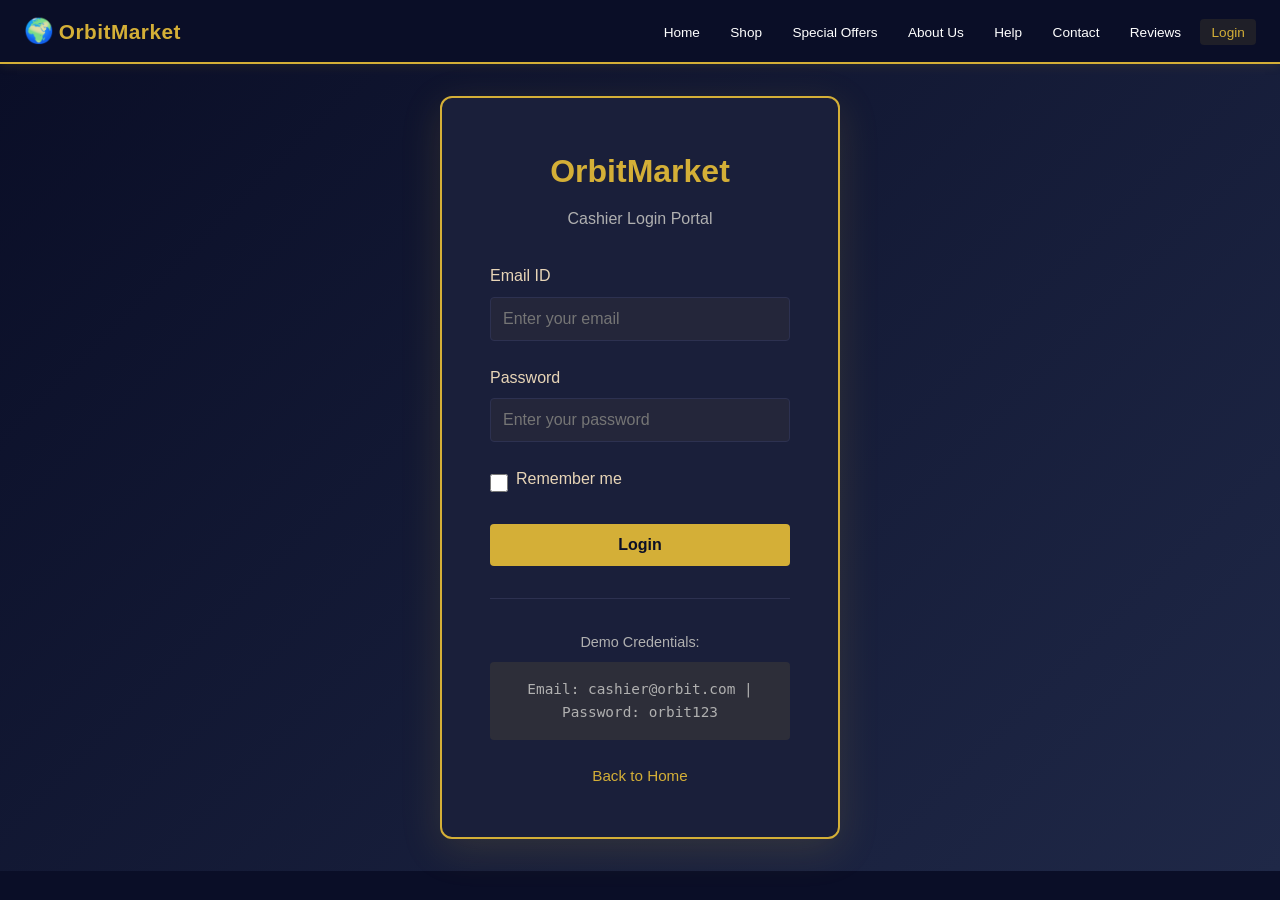
<file: login.html>
<!DOCTYPE html>
<html lang="en">
<head>
    <meta charset="UTF-8">
    <meta name="viewport" content="width=device-width, initial-scale=1.0">
    <title>Cashier Login - OrbitMarket</title>
    <link rel="stylesheet" href="styles.css">
</head>
<body>
    <!-- Navigation Bar -->
    <nav class="navbar">
        <div class="nav-container">
            <div class="logo">
                <span class="logo-icon">🌍</span>
                <span class="logo-text">OrbitMarket</span>
            </div>
            <ul class="nav-menu">
                <li><a href="index.html" class="nav-link">Home</a></li>
                <li><a href="shop.html" class="nav-link">Shop</a></li>
                <li><a href="offers.html" class="nav-link">Special Offers</a></li>
                <li><a href="about.html" class="nav-link">About Us</a></li>
                <li><a href="help.html" class="nav-link">Help</a></li>
                <li><a href="contact.html" class="nav-link">Contact</a></li>
                <li><a href="reviews.html" class="nav-link">Reviews</a></li>
                <li><a href="login.html" class="nav-link active">Login</a></li>
            </ul>
        </div>
    </nav>

    <!-- Login Container -->
    <div class="login-container">
        <div class="login-box">
            <div class="login-header">
                <h1>OrbitMarket</h1>
                <p>Cashier Login Portal</p>
            </div>

            <form id="loginForm" class="login-form">
                <div class="form-group">
                    <label for="email">Email ID</label>
                    <input type="email" id="email" name="email" placeholder="Enter your email" required>
                </div>

                <div class="form-group">
                    <label for="password">Password</label>
                    <input type="password" id="password" name="password" placeholder="Enter your password" required>
                </div>

                <div class="form-group checkbox">
                    <input type="checkbox" id="remember" name="remember">
                    <label for="remember">Remember me</label>
                </div>

                <button type="submit" class="btn btn-primary btn-full">Login</button>
            </form>

            <div class="login-footer">
                <p>Demo Credentials:</p>
                <p class="demo-creds">Email: cashier@orbit.com | Password: orbit123</p>
                <a href="index.html" class="back-link">Back to Home</a>
            </div>
        </div>
    </div>

    <script src="script.js"></script>
</body>
</html>
</file>
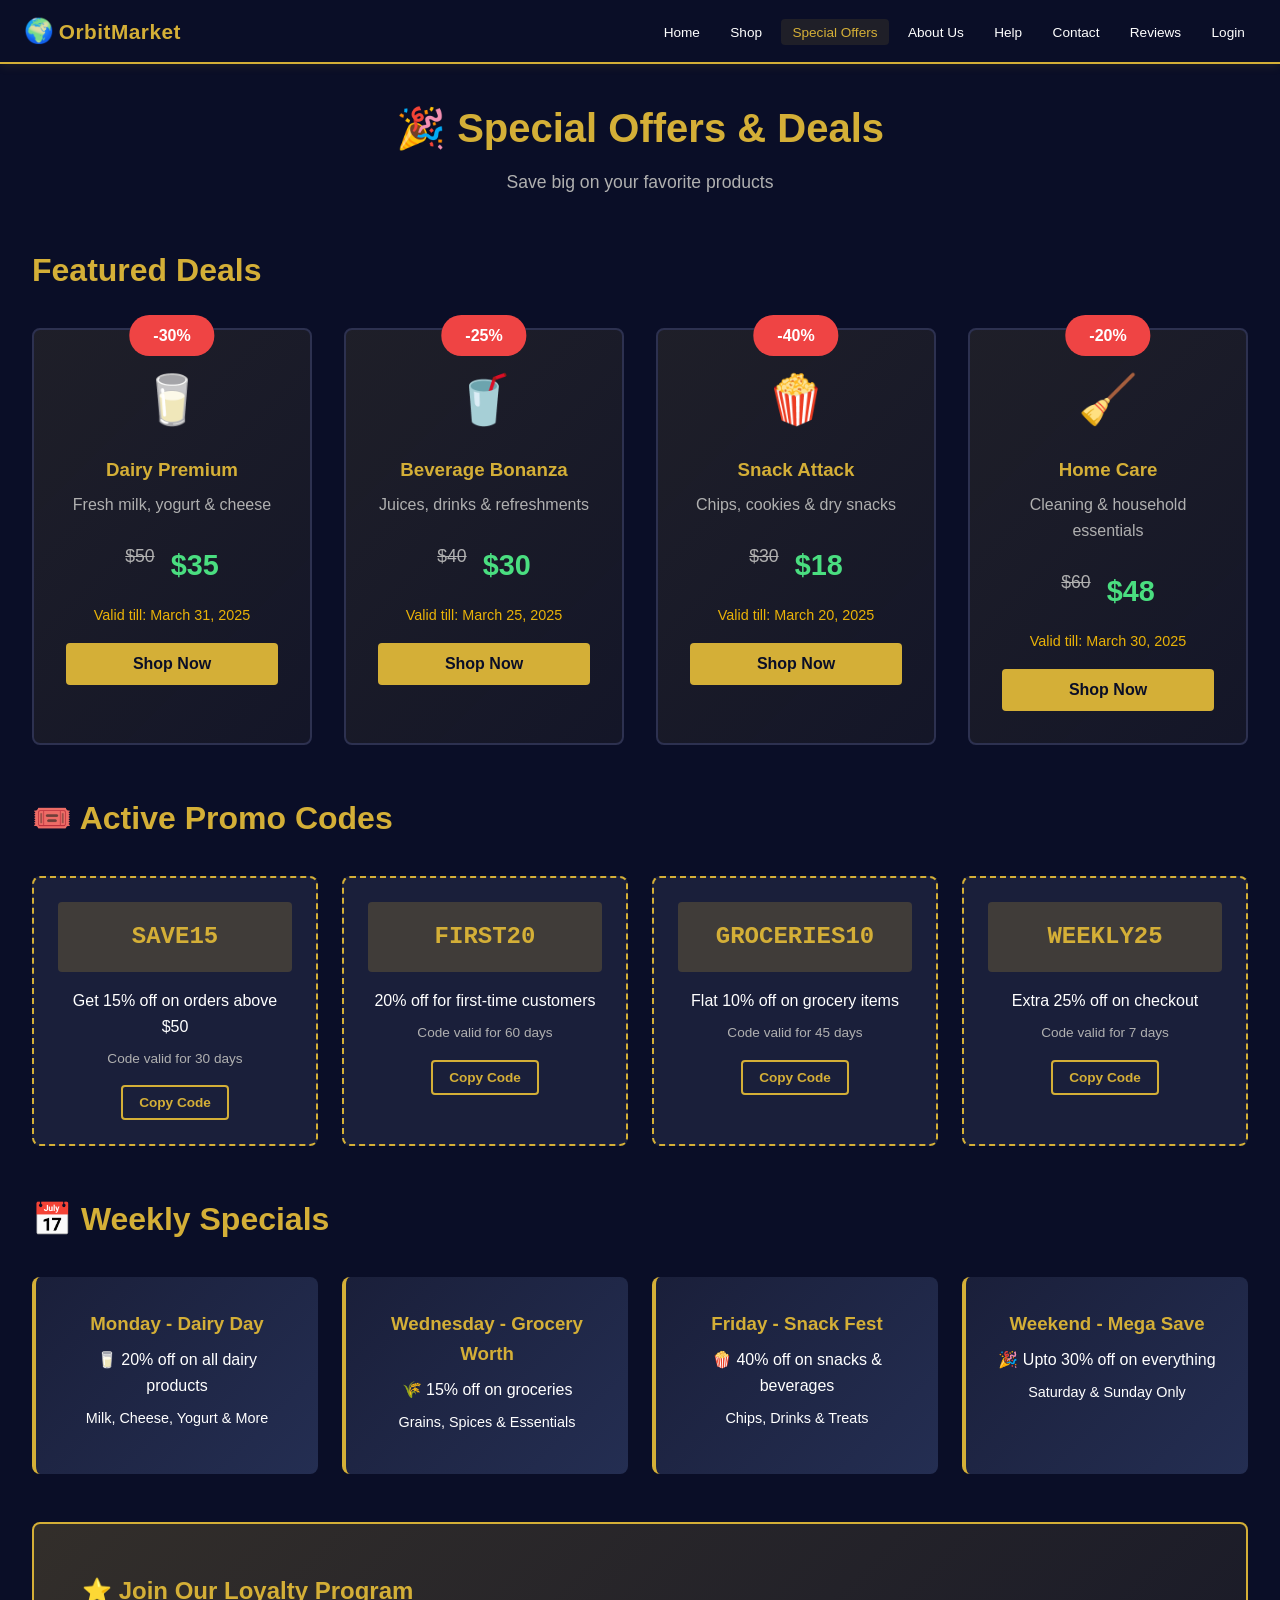
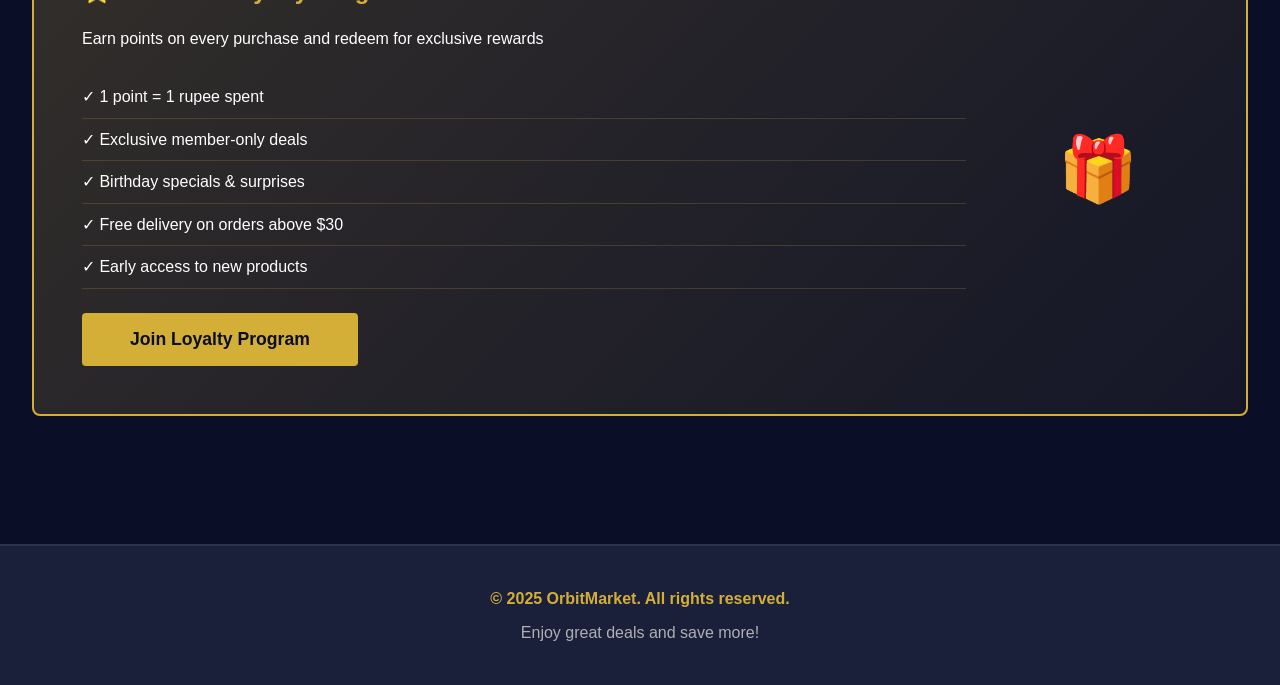
<file: offers.html>
<!DOCTYPE html>
<html lang="en">
<head>
    <meta charset="UTF-8">
    <meta name="viewport" content="width=device-width, initial-scale=1.0">
    <title>Special Offers - OrbitMarket</title>
    <link rel="stylesheet" href="styles.css">
</head>
<body>
    <!-- Navigation Bar -->
    <nav class="navbar">
        <div class="nav-container">
            <div class="logo">
                <span class="logo-icon">🌍</span>
                <span class="logo-text">OrbitMarket</span>
            </div>
            <ul class="nav-menu">
                <li><a href="index.html" class="nav-link">Home</a></li>
                <li><a href="shop.html" class="nav-link">Shop</a></li>
                <li><a href="offers.html" class="nav-link active">Special Offers</a></li>
                <li><a href="about.html" class="nav-link">About Us</a></li>
                <li><a href="help.html" class="nav-link">Help</a></li>
                <li><a href="contact.html" class="nav-link">Contact</a></li>
                <li><a href="reviews.html" class="nav-link">Reviews</a></li>
                <li><a href="login.html" class="nav-link">Login</a></li>
            </ul>
        </div>
    </nav>

    <!-- Offers Container -->
    <div class="offers-container">
        <div class="offers-header">
            <h1>🎉 Special Offers & Deals</h1>
            <p>Save big on your favorite products</p>
        </div>

        <!-- Featured Deals -->
        <section class="offers-section">
            <h2>Featured Deals</h2>
            <div class="offers-grid">
                <div class="offer-card featured-offer">
                    <div class="offer-badge">-30%</div>
                    <div class="offer-emoji">🥛</div>
                    <h3>Dairy Premium</h3>
                    <p class="offer-description">Fresh milk, yogurt & cheese</p>
                    <div class="offer-details">
                        <span class="original-price">$50</span>
                        <span class="sale-price">$35</span>
                    </div>
                    <p class="offer-validity">Valid till: March 31, 2025</p>
                    <button class="btn btn-primary btn-full">Shop Now</button>
                </div>

                <div class="offer-card featured-offer">
                    <div class="offer-badge">-25%</div>
                    <div class="offer-emoji">🥤</div>
                    <h3>Beverage Bonanza</h3>
                    <p class="offer-description">Juices, drinks & refreshments</p>
                    <div class="offer-details">
                        <span class="original-price">$40</span>
                        <span class="sale-price">$30</span>
                    </div>
                    <p class="offer-validity">Valid till: March 25, 2025</p>
                    <button class="btn btn-primary btn-full">Shop Now</button>
                </div>

                <div class="offer-card featured-offer">
                    <div class="offer-badge">-40%</div>
                    <div class="offer-emoji">🍿</div>
                    <h3>Snack Attack</h3>
                    <p class="offer-description">Chips, cookies & dry snacks</p>
                    <div class="offer-details">
                        <span class="original-price">$30</span>
                        <span class="sale-price">$18</span>
                    </div>
                    <p class="offer-validity">Valid till: March 20, 2025</p>
                    <button class="btn btn-primary btn-full">Shop Now</button>
                </div>

                <div class="offer-card featured-offer">
                    <div class="offer-badge">-20%</div>
                    <div class="offer-emoji">🧹</div>
                    <h3>Home Care</h3>
                    <p class="offer-description">Cleaning & household essentials</p>
                    <div class="offer-details">
                        <span class="original-price">$60</span>
                        <span class="sale-price">$48</span>
                    </div>
                    <p class="offer-validity">Valid till: March 30, 2025</p>
                    <button class="btn btn-primary btn-full">Shop Now</button>
                </div>
            </div>
        </section>

        <!-- Promo Codes -->
        <section class="offers-section">
            <h2>🎟️ Active Promo Codes</h2>
            <div class="promo-codes-grid">
                <div class="promo-code-card">
                    <div class="promo-code">SAVE15</div>
                    <p class="promo-desc">Get 15% off on orders above $50</p>
                    <p class="promo-validity">Code valid for 30 days</p>
                    <button class="btn btn-secondary btn-small" onclick="copyPromo('SAVE15')">Copy Code</button>
                </div>

                <div class="promo-code-card">
                    <div class="promo-code">FIRST20</div>
                    <p class="promo-desc">20% off for first-time customers</p>
                    <p class="promo-validity">Code valid for 60 days</p>
                    <button class="btn btn-secondary btn-small" onclick="copyPromo('FIRST20')">Copy Code</button>
                </div>

                <div class="promo-code-card">
                    <div class="promo-code">GROCERIES10</div>
                    <p class="promo-desc">Flat 10% off on grocery items</p>
                    <p class="promo-validity">Code valid for 45 days</p>
                    <button class="btn btn-secondary btn-small" onclick="copyPromo('GROCERIES10')">Copy Code</button>
                </div>

                <div class="promo-code-card">
                    <div class="promo-code">WEEKLY25</div>
                    <p class="promo-desc">Extra 25% off on checkout</p>
                    <p class="promo-validity">Code valid for 7 days</p>
                    <button class="btn btn-secondary btn-small" onclick="copyPromo('WEEKLY25')">Copy Code</button>
                </div>
            </div>
        </section>

        <!-- Weekly Specials -->
        <section class="offers-section">
            <h2>📅 Weekly Specials</h2>
            <div class="weekly-specials">
                <div class="special-day">
                    <h3>Monday - Dairy Day</h3>
                    <p>🥛 20% off on all dairy products</p>
                    <p class="special-note">Milk, Cheese, Yogurt & More</p>
                </div>
                <div class="special-day">
                    <h3>Wednesday - Grocery Worth</h3>
                    <p>🌾 15% off on groceries</p>
                    <p class="special-note">Grains, Spices & Essentials</p>
                </div>
                <div class="special-day">
                    <h3>Friday - Snack Fest</h3>
                    <p>🍿 40% off on snacks & beverages</p>
                    <p class="special-note">Chips, Drinks & Treats</p>
                </div>
                <div class="special-day">
                    <h3>Weekend - Mega Save</h3>
                    <p>🎉 Upto 30% off on everything</p>
                    <p class="special-note">Saturday & Sunday Only</p>
                </div>
            </div>
        </section>

        <!-- Loyalty Program Info -->
        <section class="loyalty-banner">
            <div class="loyalty-content">
                <h2>⭐ Join Our Loyalty Program</h2>
                <p>Earn points on every purchase and redeem for exclusive rewards</p>
                <ul class="loyalty-benefits">
                    <li>✓ 1 point = 1 rupee spent</li>
                    <li>✓ Exclusive member-only deals</li>
                    <li>✓ Birthday specials & surprises</li>
                    <li>✓ Free delivery on orders above $30</li>
                    <li>✓ Early access to new products</li>
                </ul>
                <button class="btn btn-primary btn-large">Join Loyalty Program</button>
            </div>
            <div class="loyalty-emoji">🎁</div>
        </section>
    </div>

    <!-- Footer -->
    <footer class="footer">
        <p>&copy; 2025 OrbitMarket. All rights reserved.</p>
        <p>Enjoy great deals and save more!</p>
    </footer>

    <script src="script.js"></script>
    <script>
        function copyPromo(code) {
            navigator.clipboard.writeText(code);
            alert(`Promo code "${code}" copied to clipboard!`);
        }
    </script>
</body>
</html>
</file>
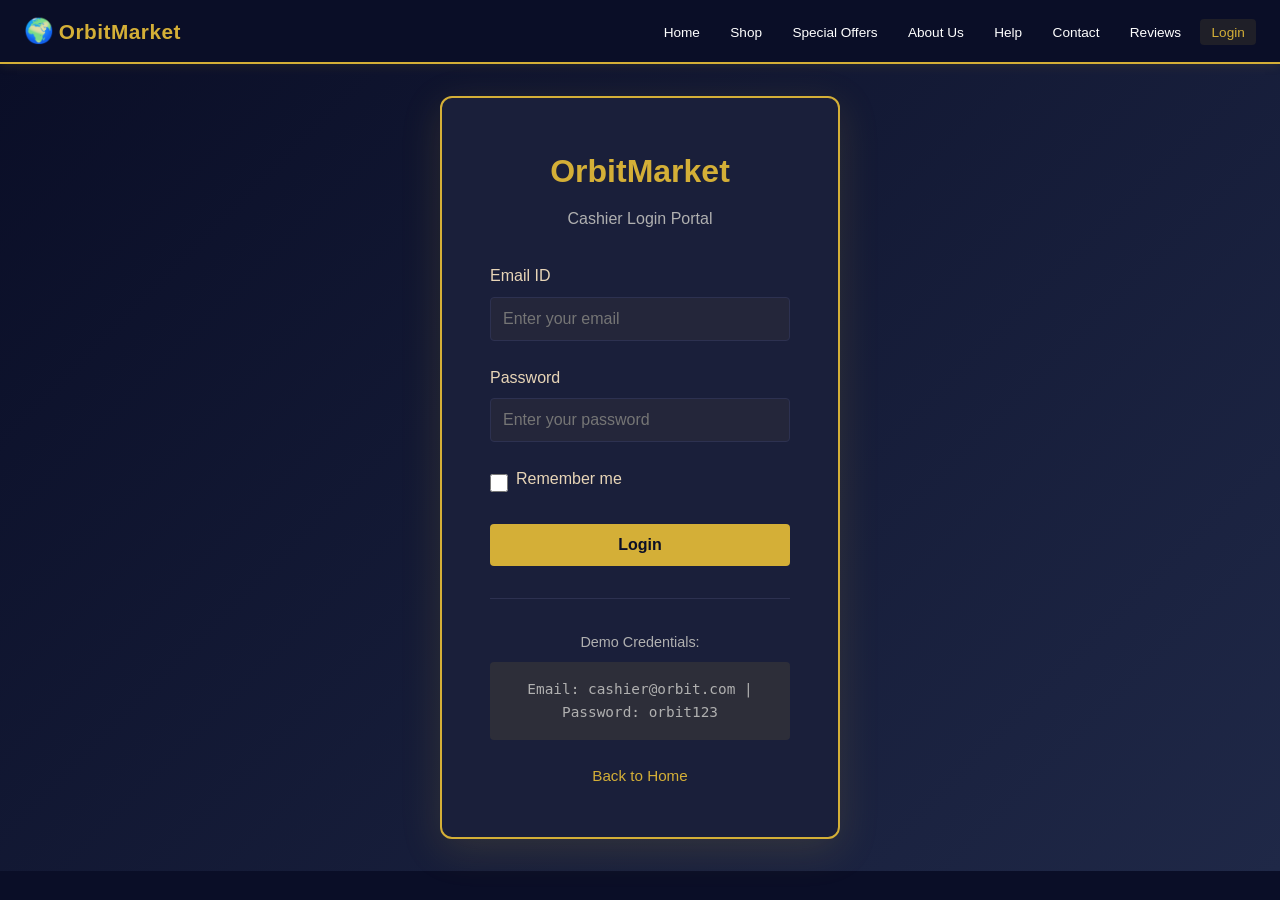
<file: products.html>
<!DOCTYPE html>
<html lang="en">
<head>
    <meta charset="UTF-8">
    <meta name="viewport" content="width=device-width, initial-scale=1.0">
    <title>Manage Products - OrbitMarket</title>
    <link rel="stylesheet" href="styles.css">
</head>
<body>
    <!-- Navigation Bar -->
    <nav class="navbar">
        <div class="nav-container">
            <div class="logo">
                <span class="logo-icon">🌍</span>
                <span class="logo-text">OrbitMarket</span>
            </div>
            <ul class="nav-menu">
                <li><a href="index.html" class="nav-link">Home</a></li>
                <li><a href="shop.html" class="nav-link">Shop</a></li>
                <li><a href="offers.html" class="nav-link">Special Offers</a></li>
                <li><span class="nav-user" id="userDisplay">Welcome, Cashier!</span></li>
                <li><a href="login.html" class="nav-link" onclick="logout()">Logout</a></li>
            </ul>
        </div>
    </nav>

    <!-- Dashboard Container -->
    <div class="dashboard-container">
        <div class="sidebar">
            <ul class="sidebar-menu">
                <li><a href="dashboard.html" class="sidebar-link">📊 Dashboard</a></li>
                <li><a href="products.html" class="sidebar-link active">📦 Manage Products</a></li>
                <li><a href="checkout.html" class="sidebar-link">🛒 New Bill</a></li>
                <li><a href="index.html" onclick="logout()" class="sidebar-link">🚪 Logout</a></li>
            </ul>
        </div>

        <div class="dashboard-content">
            <h1>Manage Products</h1>

            <!-- Add Product Form -->
            <div class="add-product-section">
                <h2>Add New Product</h2>
                <form id="productForm" class="product-form">
                    <div class="form-row">
                        <div class="form-group">
                            <label for="productName">Product Name</label>
                            <input type="text" id="productName" placeholder="e.g., Milk" required>
                        </div>
                        <div class="form-group">
                            <label for="productCode">Product Code</label>
                            <input type="text" id="productCode" placeholder="e.g., MILK001" required>
                        </div>
                    </div>

                    <div class="form-row">
                        <div class="form-group">
                            <label for="productPrice">Price ($)</label>
                            <input type="number" id="productPrice" placeholder="0.00" step="0.01" required>
                        </div>
                        <div class="form-group">
                            <label for="productCategory">Category</label>
                            <select id="productCategory" required>
                                <option value="">Select Category</option>
                                <option value="Dairy">Dairy</option>
                                <option value="Groceries">Groceries</option>
                                <option value="Beverages">Beverages</option>
                                <option value="Snacks">Snacks</option>
                                <option value="Frozen">Frozen Foods</option>
                                <option value="Personal Care">Personal Care</option>
                                <option value="Household">Household Items</option>
                                <option value="Other">Other</option>
                            </select>
                        </div>
                    </div>

                    <div class="form-row">
                        <div class="form-group">
                            <label for="productQuantity">Quantity</label>
                            <input type="number" id="productQuantity" placeholder="Stock quantity" value="1" min="1" required>
                        </div>
                        <div class="form-group">
                            <label for="productDescription">Description</label>
                            <input type="text" id="productDescription" placeholder="Brief description">
                        </div>
                    </div>

                    <button type="submit" class="btn btn-primary btn-full">Add Product</button>
                </form>
            </div>

            <!-- Products List -->
            <div class="products-section">
                <h2>Products List</h2>
                <div class="search-bar">
                    <input type="text" id="searchProduct" placeholder="Search products..." class="search-input">
                </div>

                <div id="productsList" class="products-list">
                    <p class="empty-message">No products added yet. Add one using the form above.</p>
                </div>
            </div>
        </div>
    </div>

    <!-- Edit Modal -->
    <div id="editModal" class="modal">
        <div class="modal-content">
            <span class="close">&times;</span>
            <h2>Edit Product</h2>
            <form id="editForm" class="product-form">
                <input type="hidden" id="editProductId">
                <div class="form-group">
                    <label for="editProductName">Product Name</label>
                    <input type="text" id="editProductName" required>
                </div>
                <div class="form-group">
                    <label for="editProductCode">Product Code</label>
                    <input type="text" id="editProductCode" required>
                </div>
                <div class="form-group">
                    <label for="editProductPrice">Price ($)</label>
                    <input type="number" id="editProductPrice" step="0.01" required>
                </div>
                <div class="form-group">
                    <label for="editProductCategory">Category</label>
                    <select id="editProductCategory" required>
                        <option value="Dairy">Dairy</option>
                        <option value="Groceries">Groceries</option>
                        <option value="Beverages">Beverages</option>
                        <option value="Snacks">Snacks</option>
                        <option value="Frozen">Frozen Foods</option>
                        <option value="Personal Care">Personal Care</option>
                        <option value="Household">Household Items</option>
                        <option value="Other">Other</option>
                    </select>
                </div>
                <div class="form-group">
                    <label for="editProductQuantity">Quantity</label>
                    <input type="number" id="editProductQuantity" min="1" required>
                </div>
                <div class="form-group">
                    <label for="editProductDescription">Description</label>
                    <input type="text" id="editProductDescription">
                </div>
                <button type="submit" class="btn btn-primary btn-full">Update Product</button>
            </form>
        </div>
    </div>

    <script src="script.js"></script>
    <script>
        // Check if user is logged in
        window.addEventListener('load', function() {
            if (!localStorage.getItem('userLoggedIn')) {
                window.location.href = 'login.html';
            }
            loadProducts();
        });

        // Add Product
        document.getElementById('productForm').addEventListener('submit', function(e) {
            e.preventDefault();
            
            const product = {
                id: Date.now(),
                name: document.getElementById('productName').value,
                code: document.getElementById('productCode').value,
                price: parseFloat(document.getElementById('productPrice').value),
                category: document.getElementById('productCategory').value,
                quantity: parseInt(document.getElementById('productQuantity').value),
                description: document.getElementById('productDescription').value,
                dateAdded: new Date().toLocaleDateString()
            };

            let products = JSON.parse(localStorage.getItem('products')) || [];
            products.push(product);
            localStorage.setItem('products', JSON.stringify(products));

            this.reset();
            loadProducts();
            alert('Product added successfully!');
        });

        // Edit Modal
        const modal = document.getElementById('editModal');
        const closeBtn = document.querySelector('.close');

        closeBtn.onclick = function() {
            modal.style.display = 'none';
        }

        window.onclick = function(event) {
            if (event.target == modal) {
                modal.style.display = 'none';
            }
        }

        function openEditModal(id) {
            const products = JSON.parse(localStorage.getItem('products')) || [];
            const product = products.find(p => p.id === id);
            
            if (product) {
                document.getElementById('editProductId').value = product.id;
                document.getElementById('editProductName').value = product.name;
                document.getElementById('editProductCode').value = product.code;
                document.getElementById('editProductPrice').value = product.price;
                document.getElementById('editProductCategory').value = product.category;
                document.getElementById('editProductQuantity').value = product.quantity;
                document.getElementById('editProductDescription').value = product.description || '';
                
                modal.style.display = 'block';
            }
        }

        document.getElementById('editForm').addEventListener('submit', function(e) {
            e.preventDefault();
            
            const id = parseInt(document.getElementById('editProductId').value);
            let products = JSON.parse(localStorage.getItem('products')) || [];
            
            const productIndex = products.findIndex(p => p.id === id);
            if (productIndex !== -1) {
                products[productIndex] = {
                    id: id,
                    name: document.getElementById('editProductName').value,
                    code: document.getElementById('editProductCode').value,
                    price: parseFloat(document.getElementById('editProductPrice').value),
                    category: document.getElementById('editProductCategory').value,
                    quantity: parseInt(document.getElementById('editProductQuantity').value),
                    description: document.getElementById('editProductDescription').value,
                    dateAdded: products[productIndex].dateAdded
                };
                
                localStorage.setItem('products', JSON.stringify(products));
                modal.style.display = 'none';
                loadProducts();
                alert('Product updated successfully!');
            }
        });

        function deleteProduct(id) {
            if (confirm('Are you sure you want to delete this product?')) {
                let products = JSON.parse(localStorage.getItem('products')) || [];
                products = products.filter(p => p.id !== id);
                localStorage.setItem('products', JSON.stringify(products));
                loadProducts();
                alert('Product deleted successfully!');
            }
        }

        function loadProducts() {
            const searchTerm = document.getElementById('searchProduct').value.toLowerCase();
            let products = JSON.parse(localStorage.getItem('products')) || [];
            
            if (searchTerm) {
                products = products.filter(p => 
                    p.name.toLowerCase().includes(searchTerm) ||
                    p.code.toLowerCase().includes(searchTerm)
                );
            }

            const container = document.getElementById('productsList');

            if (products.length === 0) {
                container.innerHTML = '<p class="empty-message">No products found. Add one using the form above.</p>';
                return;
            }

            let html = `
                <table class="products-table">
                    <thead>
                        <tr>
                            <th>Code</th>
                            <th>Name</th>
                            <th>Category</th>
                            <th>Price</th>
                            <th>Quantity</th>
                            <th>Actions</th>
                        </tr>
                    </thead>
                    <tbody>
            `;

            products.forEach(product => {
                html += `
                    <tr>
                        <td>${product.code}</td>
                        <td>${product.name}</td>
                        <td>${product.category}</td>
                        <td>$${product.price.toFixed(2)}</td>
                        <td>${product.quantity}</td>
                        <td>
                            <button class="btn-small btn-edit" onclick="openEditModal(${product.id})">Edit</button>
                            <button class="btn-small btn-delete" onclick="deleteProduct(${product.id})">Delete</button>
                        </td>
                    </tr>
                `;
            });

            html += '</tbody></table>';
            container.innerHTML = html;
        }

        document.getElementById('searchProduct').addEventListener('input', loadProducts);
    </script>
</body>
</html>
</file>
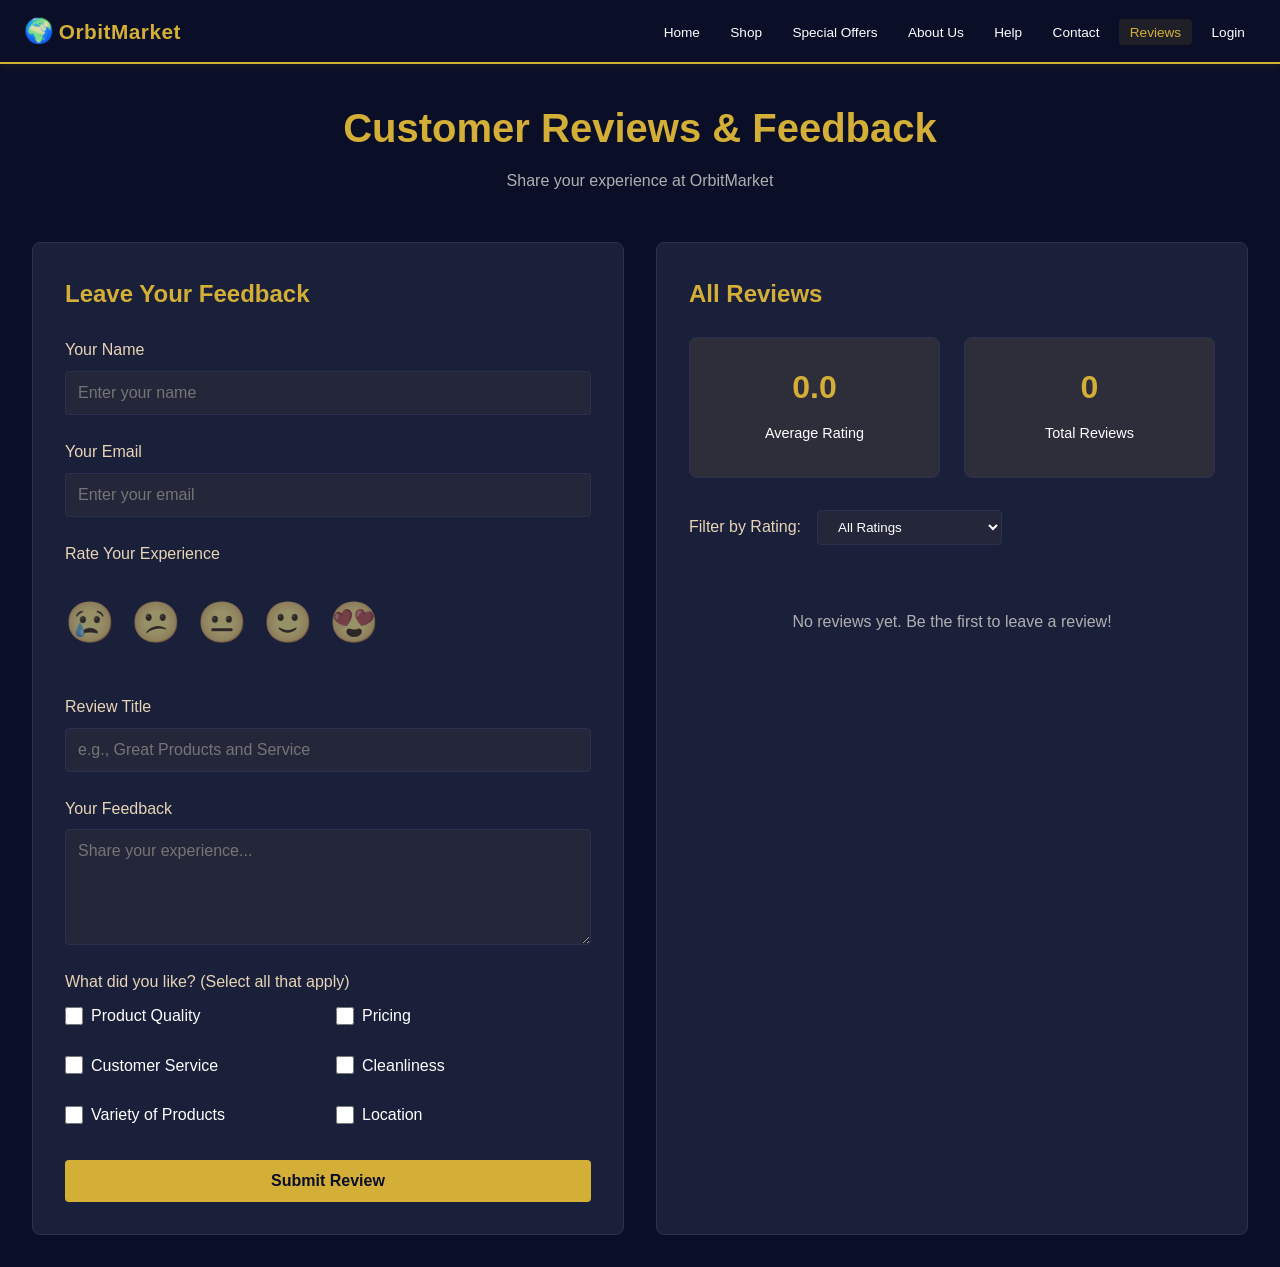
<file: reviews.html>
<!DOCTYPE html>
<html lang="en">
<head>
    <meta charset="UTF-8">
    <meta name="viewport" content="width=device-width, initial-scale=1.0">
    <title>Reviews & Feedback - OrbitMarket</title>
    <link rel="stylesheet" href="styles.css">
</head>
<body>
    <!-- Navigation Bar -->
    <nav class="navbar">
        <div class="nav-container">
            <div class="logo">
                <span class="logo-icon">🌍</span>
                <span class="logo-text">OrbitMarket</span>
            </div>
            <ul class="nav-menu">
                <li><a href="index.html" class="nav-link">Home</a></li>
                <li><a href="shop.html" class="nav-link">Shop</a></li>
                <li><a href="offers.html" class="nav-link">Special Offers</a></li>
                <li><a href="about.html" class="nav-link">About Us</a></li>
                <li><a href="help.html" class="nav-link">Help</a></li>
                <li><a href="contact.html" class="nav-link">Contact</a></li>
                <li><a href="reviews.html" class="nav-link active">Reviews</a></li>
                <li><a href="login.html" class="nav-link">Login</a></li>
            </ul>
        </div>
    </nav>

    <!-- Reviews Container -->
    <div class="reviews-container">
        <div class="reviews-header">
            <h1>Customer Reviews & Feedback</h1>
            <p>Share your experience at OrbitMarket</p>
        </div>

        <div class="reviews-wrapper">
            <!-- Review Form -->
            <div class="review-form-section">
                <h2>Leave Your Feedback</h2>
                <form id="reviewForm" class="review-form">
                    <div class="form-group">
                        <label for="customerName">Your Name</label>
                        <input type="text" id="customerName" placeholder="Enter your name" required>
                    </div>

                    <div class="form-group">
                        <label for="customerEmail">Your Email</label>
                        <input type="email" id="customerEmail" placeholder="Enter your email" required>
                    </div>

                    <div class="form-group">
                        <label>Rate Your Experience</label>
                        <div class="emoji-rating">
                            <span class="emoji-btn" data-rating="1" title="Very Bad">😢</span>
                            <span class="emoji-btn" data-rating="2" title="Bad">😕</span>
                            <span class="emoji-btn" data-rating="3" title="Okay">😐</span>
                            <span class="emoji-btn" data-rating="4" title="Good">🙂</span>
                            <span class="emoji-btn" data-rating="5" title="Excellent">😍</span>
                        </div>
                        <input type="hidden" id="selectedRating" value="0" required>
                    </div>

                    <div class="form-group">
                        <label for="reviewTitle">Review Title</label>
                        <input type="text" id="reviewTitle" placeholder="e.g., Great Products and Service" required>
                    </div>

                    <div class="form-group">
                        <label for="reviewText">Your Feedback</label>
                        <textarea id="reviewText" placeholder="Share your experience..." rows="5" required></textarea>
                    </div>

                    <div class="form-group">
                        <label>What did you like? (Select all that apply)</label>
                        <div class="checkbox-group">
                            <label><input type="checkbox" name="likes" value="Product Quality"> Product Quality</label>
                            <label><input type="checkbox" name="likes" value="Pricing"> Pricing</label>
                            <label><input type="checkbox" name="likes" value="Customer Service"> Customer Service</label>
                            <label><input type="checkbox" name="likes" value="Cleanliness"> Cleanliness</label>
                            <label><input type="checkbox" name="likes" value="Variety"> Variety of Products</label>
                            <label><input type="checkbox" name="likes" value="Location"> Location</label>
                        </div>
                    </div>

                    <button type="submit" class="btn btn-primary btn-full">Submit Review</button>
                </form>
            </div>

            <!-- Reviews Display -->
            <div class="reviews-display-section">
                <h2>All Reviews</h2>
                
                <div class="reviews-stats">
                    <div class="stat">
                        <h3 id="avgRating">5.0</h3>
                        <p>Average Rating</p>
                        <div class="stars" id="ratingStars">⭐⭐⭐⭐⭐</div>
                    </div>
                    <div class="stat">
                        <h3 id="totalReviews">0</h3>
                        <p>Total Reviews</p>
                    </div>
                </div>

                <div class="filter-section">
                    <label for="filterRating">Filter by Rating:</label>
                    <select id="filterRating" class="filter-select">
                        <option value="">All Ratings</option>
                        <option value="5">⭐⭐⭐⭐⭐ 5 Stars</option>
                        <option value="4">⭐⭐⭐⭐ 4 Stars</option>
                        <option value="3">⭐⭐⭐ 3 Stars</option>
                        <option value="2">⭐⭐ 2 Stars</option>
                        <option value="1">⭐ 1 Star</option>
                    </select>
                </div>

                <div id="reviewsList" class="reviews-list">
                    <p class="empty-message">No reviews yet. Be the first to leave a review!</p>
                </div>
            </div>
        </div>
    </div>

    <script src="script.js"></script>
    <script>
        let selectedRating = 0;

        // Emoji Rating Selection
        const emojiButtons = document.querySelectorAll('.emoji-btn');
        emojiButtons.forEach(btn => {
            btn.addEventListener('click', function() {
                // Remove active class from all buttons
                emojiButtons.forEach(b => b.classList.remove('active'));
                // Add active class to clicked button
                this.classList.add('active');
                selectedRating = this.dataset.rating;
                document.getElementById('selectedRating').value = selectedRating;
            });
        });

        // Submit Review
        document.getElementById('reviewForm').addEventListener('submit', function(e) {
            e.preventDefault();

            if (selectedRating === 0 || selectedRating === '0') {
                alert('Please select a rating!');
                return;
            }

            const likes = Array.from(document.querySelectorAll('input[name="likes"]:checked'))
                .map(cb => cb.value);

            const review = {
                id: Date.now(),
                name: document.getElementById('customerName').value,
                email: document.getElementById('customerEmail').value,
                rating: parseInt(selectedRating),
                title: document.getElementById('reviewTitle').value,
                text: document.getElementById('reviewText').value,
                likes: likes,
                date: new Date().toLocaleDateString(),
                timestamp: new Date().getTime()
            };

            let reviews = JSON.parse(localStorage.getItem('reviews')) || [];
            reviews.push(review);
            localStorage.setItem('reviews', JSON.stringify(reviews));

            // Reset form
            this.reset();
            emojiButtons.forEach(b => b.classList.remove('active'));
            selectedRating = 0;
            document.getElementById('selectedRating').value = 0;

            loadReviews();
            alert('Thank you for your review!');
        });

        // Load and Display Reviews
        function loadReviews() {
            const filterRating = document.getElementById('filterRating').value;
            let reviews = JSON.parse(localStorage.getItem('reviews')) || [];

            // Sort by newest first
            reviews.sort((a, b) => b.timestamp - a.timestamp);

            // Filter by rating if selected
            if (filterRating) {
                reviews = reviews.filter(r => r.rating === parseInt(filterRating));
            }

            const container = document.getElementById('reviewsList');

            if (reviews.length === 0) {
                container.innerHTML = '<p class="empty-message">No reviews yet. Be the first to leave a review!</p>';
                updateStats([]);
                return;
            }

            let html = '<div class="reviews-list-items">';
            reviews.forEach(review => {
                const stars = '⭐'.repeat(review.rating);
                const likesHtml = review.likes.length > 0 ? 
                    `<div class="review-likes"><strong>Liked:</strong> ${review.likes.join(', ')}</div>` : '';

                html += `
                    <div class="review-item">
                        <div class="review-header">
                            <div>
                                <h3>${review.title}</h3>
                                <div class="review-meta">
                                    <span class="reviewer-name">By ${review.name}</span>
                                    <span class="review-date">${review.date}</span>
                                </div>
                            </div>
                            <div class="review-rating">${stars}</div>
                        </div>
                        <p class="review-text">${review.text}</p>
                        ${likesHtml}
                    </div>
                `;
            });
            html += '</div>';
            container.innerHTML = html;
            updateStats(reviews);
        }

        function updateStats(reviews) {
            const allReviews = JSON.parse(localStorage.getItem('reviews')) || [];
            document.getElementById('totalReviews').textContent = allReviews.length;

            if (allReviews.length === 0) {
                document.getElementById('avgRating').textContent = '0.0';
                document.getElementById('ratingStars').textContent = '';
                return;
            }

            const avgRating = (allReviews.reduce((sum, r) => sum + r.rating, 0) / allReviews.length).toFixed(1);
            const starDisplay = '⭐'.repeat(Math.floor(avgRating));
            
            document.getElementById('avgRating').textContent = avgRating;
            document.getElementById('ratingStars').textContent = starDisplay;
        }

        // Filter by rating
        document.getElementById('filterRating').addEventListener('change', loadReviews);

        // Load reviews on page load
        window.addEventListener('load', loadReviews);
    </script>
</body>
</html>
</file>
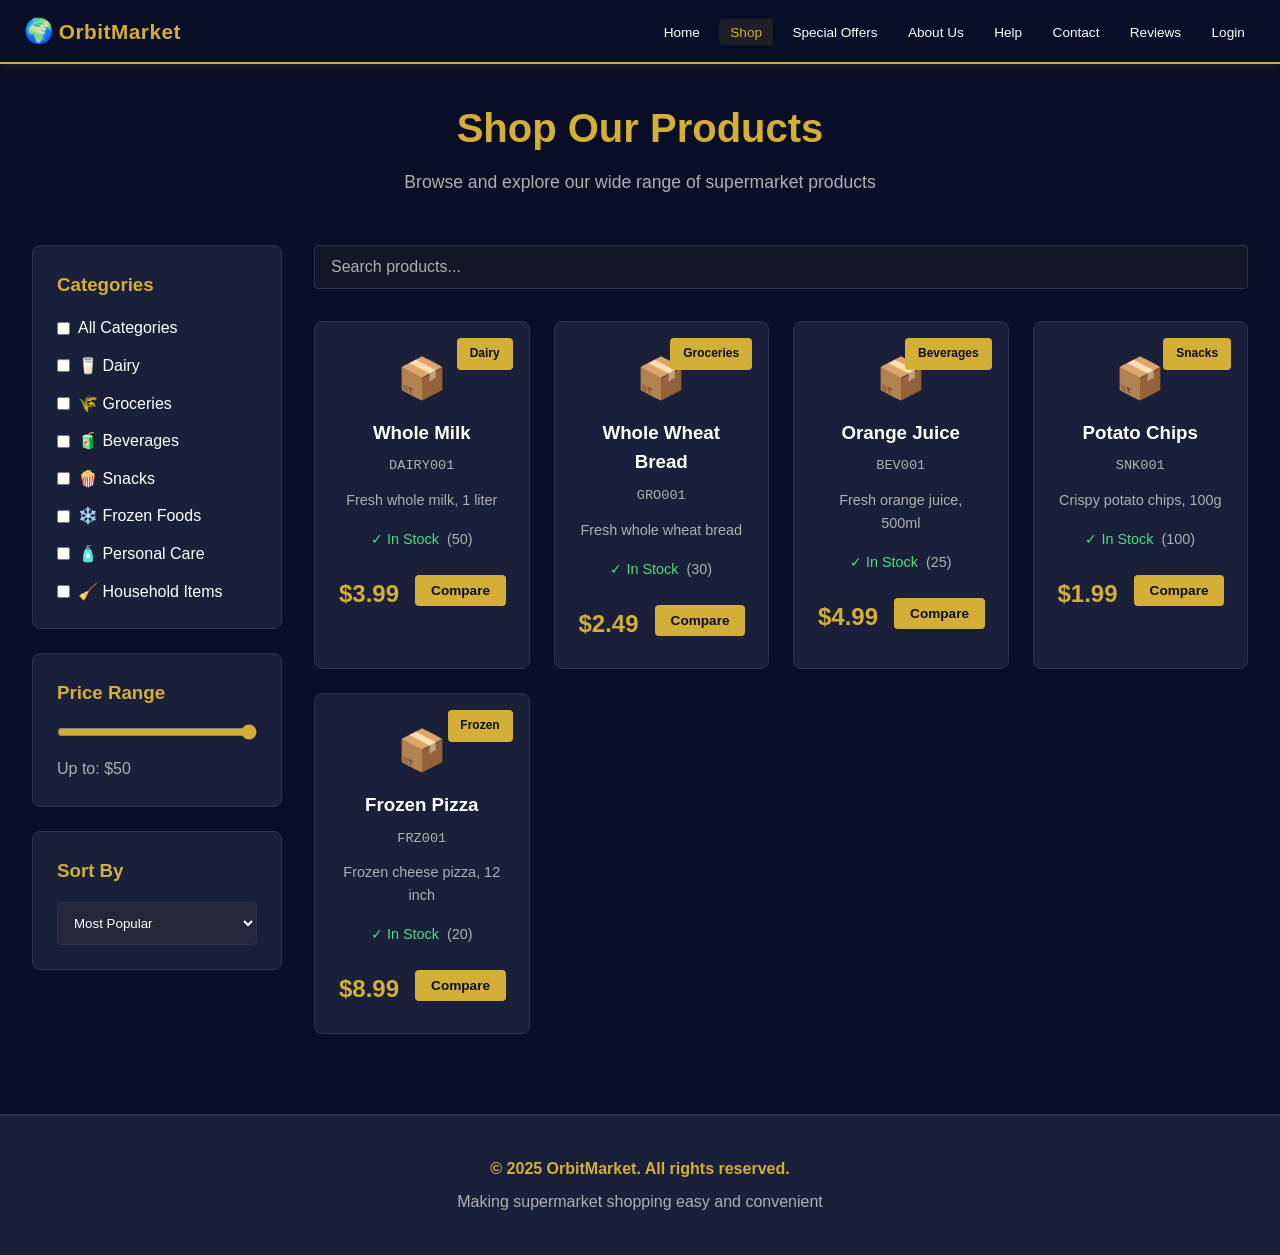
<file: shop.html>
<!DOCTYPE html>
<html lang="en">
<head>
    <meta charset="UTF-8">
    <meta name="viewport" content="width=device-width, initial-scale=1.0">
    <title>Shop - OrbitMarket</title>
    <link rel="stylesheet" href="styles.css">
</head>
<body>
    <!-- Navigation Bar -->
    <nav class="navbar">
        <div class="nav-container">
            <div class="logo">
                <span class="logo-icon">🌍</span>
                <span class="logo-text">OrbitMarket</span>
            </div>
            <ul class="nav-menu">
                <li><a href="index.html" class="nav-link">Home</a></li>
                <li><a href="shop.html" class="nav-link active">Shop</a></li>
                <li><a href="offers.html" class="nav-link">Special Offers</a></li>
                <li><a href="about.html" class="nav-link">About Us</a></li>
                <li><a href="help.html" class="nav-link">Help</a></li>
                <li><a href="contact.html" class="nav-link">Contact</a></li>
                <li><a href="reviews.html" class="nav-link">Reviews</a></li>
                <li><a href="login.html" class="nav-link">Login</a></li>
            </ul>
        </div>
    </nav>

    <!-- Shop Container -->
    <div class="shop-container">
        <div class="shop-header">
            <h1>Shop Our Products</h1>
            <p>Browse and explore our wide range of supermarket products</p>
        </div>

        <!-- Filters Section -->
        <div class="shop-content">
            <div class="shop-sidebar">
                <div class="filter-card">
                    <h3>Categories</h3>
                    <div class="category-filters">
                        <label><input type="checkbox" class="category-filter" value=""> All Categories</label>
                        <label><input type="checkbox" class="category-filter" value="Dairy"> 🥛 Dairy</label>
                        <label><input type="checkbox" class="category-filter" value="Groceries"> 🌾 Groceries</label>
                        <label><input type="checkbox" class="category-filter" value="Beverages"> 🧃 Beverages</label>
                        <label><input type="checkbox" class="category-filter" value="Snacks"> 🍿 Snacks</label>
                        <label><input type="checkbox" class="category-filter" value="Frozen"> ❄️ Frozen Foods</label>
                        <label><input type="checkbox" class="category-filter" value="Personal Care"> 🧴 Personal Care</label>
                        <label><input type="checkbox" class="category-filter" value="Household"> 🧹 Household Items</label>
                    </div>
                </div>

                <div class="filter-card">
                    <h3>Price Range</h3>
                    <div class="price-filter">
                        <input type="range" id="priceRange" min="0" max="50" value="50" class="price-slider">
                        <p>Up to: <span id="priceValue">$50</span></p>
                    </div>
                </div>

                <div class="filter-card">
                    <h3>Sort By</h3>
                    <select id="sortBy" class="sort-select">
                        <option value="popular">Most Popular</option>
                        <option value="newest">Newest</option>
                        <option value="price-low">Price: Low to High</option>
                        <option value="price-high">Price: High to Low</option>
                        <option value="name">Name: A to Z</option>
                    </select>
                </div>
            </div>

            <!-- Products Display -->
            <div class="shop-main">
                <div class="search-bar" style="margin-bottom: 2rem;">
                    <input type="text" id="searchShop" placeholder="Search products..." class="search-input" style="max-width: 100%;">
                </div>

                <div id="productsDisplay" class="products-shop-grid">
                    <p class="empty-message">Loading products...</p>
                </div>
            </div>
        </div>
    </div>

    <!-- Footer -->
    <footer class="footer">
        <p>&copy; 2025 OrbitMarket. All rights reserved.</p>
        <p>Making supermarket shopping easy and convenient</p>
    </footer>

    <script src="script.js"></script>
    <script>
        let allProducts = [];

        // Load and display shop products
        window.addEventListener('load', function() {
            loadShopProducts();
            setupFilters();
        });

        function loadShopProducts() {
            allProducts = JSON.parse(localStorage.getItem('products')) || [];
            displayProducts(allProducts);
        }

        function displayProducts(products) {
            const container = document.getElementById('productsDisplay');
            
            if (products.length === 0) {
                container.innerHTML = '<p class="empty-message">No products found. Please check back soon!</p>';
                return;
            }

            let html = '<div class="shop-products-grid">';
            products.forEach(product => {
                html += `
                    <div class="shop-product-card">
                        <div class="product-category-badge">${product.category}</div>
                        <div class="product-emoji">📦</div>
                        <h3>${product.name}</h3>
                        <p class="product-code">${product.code}</p>
                        <p class="product-description">${product.description || 'Premium quality product'}</p>
                        <div class="product-stock">
                            <span>${product.quantity > 0 ? '✓ In Stock' : '✗ Out of Stock'}</span>
                            <span class="stock-qty">(${product.quantity})</span>
                        </div>
                        <div class="product-footer">
                            <div class="product-price">$${product.price.toFixed(2)}</div>
                            <button class="btn btn-small btn-primary" onclick="addToCompare(${product.id})">Compare</button>
                        </div>
                    </div>
                `;
            });
            html += '</div>';
            container.innerHTML = html;
        }

        // Setup filters
        function setupFilters() {
            // Category filters
            document.querySelectorAll('.category-filter').forEach(filter => {
                filter.addEventListener('change', applyFilters);
            });

            // Price range
            const priceRange = document.getElementById('priceRange');
            priceRange.addEventListener('input', function() {
                document.getElementById('priceValue').textContent = '$' + this.value;
                applyFilters();
            });

            // Sort
            document.getElementById('sortBy').addEventListener('change', applyFilters);

            // Search
            document.getElementById('searchShop').addEventListener('input', applyFilters);
        }

        function applyFilters() {
            let filtered = [...allProducts];

            // Category filter
            const selectedCategories = Array.from(document.querySelectorAll('.category-filter:checked'))
                .map(cb => cb.value)
                .filter(v => v !== '');
            
            if (selectedCategories.length > 0) {
                filtered = filtered.filter(p => selectedCategories.includes(p.category));
            }

            // Price filter
            const maxPrice = parseFloat(document.getElementById('priceRange').value);
            filtered = filtered.filter(p => p.price <= maxPrice);

            // Search filter
            const searchTerm = document.getElementById('searchShop').value.toLowerCase();
            if (searchTerm) {
                filtered = filtered.filter(p => 
                    p.name.toLowerCase().includes(searchTerm) ||
                    p.code.toLowerCase().includes(searchTerm) ||
                    p.category.toLowerCase().includes(searchTerm)
                );
            }

            // Sorting
            const sortBy = document.getElementById('sortBy').value;
            switch(sortBy) {
                case 'price-low':
                    filtered.sort((a, b) => a.price - b.price);
                    break;
                case 'price-high':
                    filtered.sort((a, b) => b.price - a.price);
                    break;
                case 'name':
                    filtered.sort((a, b) => a.name.localeCompare(b.name));
                    break;
                case 'newest':
                    filtered.reverse();
                    break;
            }

            displayProducts(filtered);
        }

        function addToCompare(productId) {
            const product = allProducts.find(p => p.id === productId);
            if (product) {
                alert(`📊 Comparing: ${product.name}\n\nPrice: $${product.price.toFixed(2)}\nCategory: ${product.category}\nIn Stock: ${product.quantity > 0 ? 'Yes' : 'No'}`);
            }
        }
    </script>
</body>
</html>
</file>
<file: styles.css>
/* ==================== Global Styles ==================== */
* {
    margin: 0;
    padding: 0;
    box-sizing: border-box;
}

:root {
    --primary-dark: #0a0e27;
    --secondary-dark: #1a1f3a;
    --accent-gold: #d4af37;
    --accent-light: #e8d5b7;
    --text-light: #ffffff;
    --text-muted: #b0b0b0;
    --border-color: #2d3150;
    --success: #4ade80;
    --danger: #ef4444;
    --warning: #eab308;
    --info: #3b82f6;
}

html, body {
    height: 100%;
}

body {
    font-family: 'Segoe UI', Tahoma, Geneva, Verdana, sans-serif;
    background-color: var(--primary-dark);
    color: var(--text-light);
    line-height: 1.6;
    overflow-x: hidden;
}

/* ==================== Navigation ==================== */
.navbar {
    background-color: var(--primary-dark);
    border-bottom: 2px solid var(--accent-gold);
    padding: 0;
    position: sticky;
    top: 0;
    z-index: 100;
    box-shadow: 0 2px 10px rgba(212, 175, 55, 0.1);
}

.nav-container {
    max-width: 100%;
    margin: 0 auto;
    display: flex;
    justify-content: space-between;
    align-items: center;
    padding: 0.75rem 1.5rem;
    flex-wrap: wrap;
}

.logo {
    display: flex;
    align-items: center;
    gap: 0.3rem;
    font-size: 1.3rem;
    font-weight: bold;
    color: var(--accent-gold);
    flex-shrink: 0;
}

.logo-icon {
    font-size: 1.5rem;
}

.logo-text {
    letter-spacing: 0.5px;
}

.nav-menu {
    display: flex;
    list-style: none;
    gap: 0.5rem;
    align-items: center;
    flex-wrap: wrap;
    justify-content: flex-end;
    flex: 1;
}

.nav-link {
    color: var(--text-light);
    text-decoration: none;
    font-size: 0.85rem;
    transition: color 0.3s ease;
    padding: 0.35rem 0.7rem;
    border-radius: 4px;
    white-space: nowrap;
}

.nav-link:hover,
.nav-link.active {
    color: var(--accent-gold);
    background-color: rgba(212, 175, 55, 0.1);
}

.nav-user {
    color: var(--accent-light);
    font-size: 0.8rem;
    white-space: nowrap;
}

/* ==================== Hero Section ==================== */
.hero {
    background: linear-gradient(135deg, var(--primary-dark) 0%, #1f2847 100%);
    padding: 4rem 2rem;
    text-align: center;
    min-height: 600px;
    display: flex;
    flex-direction: column;
    justify-content: center;
    align-items: center;
}

.hero-content {
    max-width: 800px;
    margin-bottom: 3rem;
}

.hero-title {
    font-size: 3.5rem;
    color: var(--accent-gold);
    margin-bottom: 1rem;
    text-shadow: 0 2px 10px rgba(212, 175, 55, 0.3);
}

.hero-subtitle {
    font-size: 1.5rem;
    color: var(--text-light);
    margin-bottom: 1rem;
}

.hero-description {
    font-size: 1.1rem;
    color: var(--text-muted);
    margin-bottom: 2rem;
    line-height: 1.8;
}

.hero-buttons {
    display: flex;
    gap: 1rem;
    justify-content: center;
    flex-wrap: wrap;
    margin-bottom: 2rem;
}

.hero-features {
    display: grid;
    grid-template-columns: repeat(auto-fit, minmax(200px, 1fr));
    gap: 2rem;
    max-width: 1000px;
    margin-top: 2rem;
}

.feature-card {
    background-color: var(--secondary-dark);
    padding: 2rem;
    border-radius: 8px;
    border: 1px solid var(--border-color);
    transition: transform 0.3s ease, box-shadow 0.3s ease;
}

.feature-card:hover {
    transform: translateY(-5px);
    box-shadow: 0 10px 20px rgba(212, 175, 55, 0.15);
}

.feature-icon {
    font-size: 2.5rem;
    margin-bottom: 1rem;
}

.feature-card h3 {
    color: var(--accent-gold);
    margin-bottom: 0.5rem;
}

.feature-card p {
    color: var(--text-muted);
    font-size: 0.9rem;
}

/* ==================== Features Section ==================== */
.features {
    background-color: var(--secondary-dark);
    padding: 4rem 2rem;
    max-width: 1400px;
    margin: 3rem auto;
    border-radius: 8px;
}

.features h2 {
    color: var(--accent-gold);
    text-align: center;
    font-size: 2.5rem;
    margin-bottom: 3rem;
}

.features-grid {
    display: grid;
    grid-template-columns: repeat(auto-fit, minmax(250px, 1fr));
    gap: 2rem;
}

.feature-item {
    background-color: rgba(212, 175, 55, 0.05);
    padding: 2rem;
    border-radius: 8px;
    border-left: 4px solid var(--accent-gold);
}

.feature-item h4 {
    color: var(--accent-gold);
    margin-bottom: 0.5rem;
}

.feature-item p {
    color: var(--text-muted);
    font-size: 0.95rem;
}

/* ==================== CTA Section ==================== */
.cta {
    background: linear-gradient(135deg, var(--secondary-dark) 0%, #2a3155 100%);
    padding: 3rem 2rem;
    text-align: center;
    margin: 3rem auto;
    max-width: 800px;
    border-radius: 8px;
}

.cta h2 {
    color: var(--accent-gold);
    font-size: 2rem;
    margin-bottom: 1rem;
}

.cta p {
    color: var(--text-muted);
    margin-bottom: 2rem;
}

/* ==================== Info Banner ==================== */
.info-banner {
    display: grid;
    grid-template-columns: repeat(auto-fit, minmax(200px, 1fr));
    gap: 2rem;
    max-width: 1400px;
    margin: 3rem auto 3rem auto;
    padding: 0 2rem;
}

.info-item {
    background: linear-gradient(135deg, rgba(212, 175, 55, 0.1) 0%, rgba(212, 175, 55, 0.05) 100%);
    padding: 2rem;
    text-align: center;
    border-radius: 8px;
    border: 1px solid var(--border-color);
    transition: all 0.3s ease;
}

.info-item:hover {
    transform: translateY(-5px);
    border-color: var(--accent-gold);
    box-shadow: 0 10px 20px rgba(212, 175, 55, 0.15);
}

.info-item h3 {
    color: var(--accent-gold);
    margin-bottom: 0.5rem;
    font-size: 1.3rem;
}

.info-item p {
    color: var(--text-muted);
}

/* ==================== Login Container ==================== */
.login-container {
    display: flex;
    justify-content: center;
    align-items: center;
    min-height: calc(100vh - 100px);
    padding: 2rem;
    background: linear-gradient(135deg, var(--primary-dark) 0%, #1f2847 100%);
}

.login-box {
    background-color: var(--secondary-dark);
    padding: 3rem;
    border-radius: 12px;
    border: 2px solid var(--accent-gold);
    width: 100%;
    max-width: 400px;
    box-shadow: 0 10px 40px rgba(212, 175, 55, 0.15);
}

.login-header {
    text-align: center;
    margin-bottom: 2rem;
}

.login-header h1 {
    color: var(--accent-gold);
    font-size: 2rem;
    margin-bottom: 0.5rem;
}

.login-header p {
    color: var(--text-muted);
    font-size: 1rem;
}

.login-form {
    display: flex;
    flex-direction: column;
    gap: 1.5rem;
}

.login-footer {
    text-align: center;
    margin-top: 2rem;
    padding-top: 2rem;
    border-top: 1px solid var(--border-color);
}

.login-footer p {
    color: var(--text-muted);
    font-size: 0.9rem;
    margin-bottom: 0.5rem;
}

.demo-creds {
    background-color: rgba(212, 175, 55, 0.1);
    padding: 1rem;
    border-radius: 4px;
    color: var(--accent-light);
    font-size: 0.85rem;
    margin-bottom: 1rem;
    font-family: monospace;
}

.back-link {
    color: var(--accent-gold);
    text-decoration: none;
    font-size: 0.95rem;
    margin-top: 1rem;
    display: inline-block;
}

.back-link:hover {
    text-decoration: underline;
}

/* ==================== Forms ==================== */
.form-group {
    display: flex;
    flex-direction: column;
}

.form-group.checkbox {
    flex-direction: row;
    align-items: center;
    gap: 0.5rem;
}

.form-group label {
    color: var(--accent-light);
    margin-bottom: 0.5rem;
    font-weight: 500;
}

.form-group input[type="text"],
.form-group input[type="email"],
.form-group input[type="password"],
.form-group input[type="number"],
.form-group input[type="date"],
.form-group textarea,
.form-group select {
    background-color: rgba(212, 175, 55, 0.05);
    border: 1px solid var(--border-color);
    color: var(--text-light);
    padding: 0.75rem;
    border-radius: 4px;
    font-family: inherit;
    font-size: 1rem;
    transition: border-color 0.3s ease;
}

.form-group input:focus,
.form-group textarea:focus,
.form-group select:focus {
    outline: none;
    border-color: var(--accent-gold);
    box-shadow: 0 0 0 3px rgba(212, 175, 55, 0.1);
}

.form-group input[type="checkbox"] {
    width: 18px;
    height: 18px;
    cursor: pointer;
    accent-color: var(--accent-gold);
}

.form-row {
    display: grid;
    grid-template-columns: 1fr 1fr;
    gap: 1rem;
}

.form-row .form-group {
    margin: 0;
}

@media (max-width: 600px) {
    .form-row {
        grid-template-columns: 1fr;
    }
}

/* ==================== Buttons ==================== */
.btn {
    padding: 0.75rem 1.5rem;
    border: none;
    border-radius: 4px;
    font-size: 1rem;
    font-weight: 600;
    cursor: pointer;
    transition: all 0.3s ease;
    text-decoration: none;
    display: inline-block;
    text-align: center;
}

.btn-primary {
    background-color: var(--accent-gold);
    color: var(--primary-dark);
}

.btn-primary:hover {
    background-color: var(--accent-light);
    transform: translateY(-2px);
    box-shadow: 0 5px 15px rgba(212, 175, 55, 0.3);
}

.btn-secondary {
    background-color: transparent;
    color: var(--accent-gold);
    border: 2px solid var(--accent-gold);
}

.btn-secondary:hover {
    background-color: var(--accent-gold);
    color: var(--primary-dark);
}

.btn-full {
    width: 100%;
}

.btn-large {
    padding: 1rem 3rem;
    font-size: 1.1rem;
}

.btn-small {
    padding: 0.5rem 1rem;
    font-size: 0.85rem;
}

.btn-delete {
    background-color: var(--danger);
    color: white;
}

.btn-delete:hover {
    background-color: #dc2626;
}

.btn-edit {
    background-color: var(--info);
    color: white;
}

.btn-edit:hover {
    background-color: #2563eb;
}

/* ==================== Dashboard ==================== */
.dashboard-container {
    display: flex;
    min-height: calc(100vh - 80px);
}

.sidebar {
    width: 250px;
    background-color: var(--secondary-dark);
    border-right: 1px solid var(--border-color);
    padding: 2rem 0;
}

.sidebar-menu {
    list-style: none;
    display: flex;
    flex-direction: column;
    gap: 0;
}

.sidebar-link {
    display: block;
    color: var(--text-light);
    text-decoration: none;
    padding: 1rem 1.5rem;
    transition: all 0.3s ease;
    border-left: 4px solid transparent;
}

.sidebar-link:hover,
.sidebar-link.active {
    background-color: rgba(212, 175, 55, 0.1);
    color: var(--accent-gold);
    border-left-color: var(--accent-gold);
}

.dashboard-content {
    flex: 1;
    padding: 2rem;
    overflow-y: auto;
}

.dashboard-content h1 {
    color: var(--accent-gold);
    margin-bottom: 2rem;
    font-size: 2.2rem;
}

.dashboard-stats {
    display: grid;
    grid-template-columns: repeat(auto-fit, minmax(200px, 1fr));
    gap: 1.5rem;
    margin-bottom: 3rem;
}

.stat-card {
    background-color: var(--secondary-dark);
    border: 1px solid var(--border-color);
    padding: 1.5rem;
    border-radius: 8px;
    display: flex;
    align-items: center;
    gap: 1.5rem;
    transition: transform 0.3s ease, box-shadow 0.3s ease;
}

.stat-card:hover {
    transform: translateY(-5px);
    box-shadow: 0 5px 15px rgba(212, 175, 55, 0.2);
    border-color: var(--accent-gold);
}

.stat-icon {
    font-size: 2.5rem;
}

.stat-info h3 {
    color: var(--accent-gold);
    font-size: 1.8rem;
    margin-bottom: 0.25rem;
}

.stat-info p {
    color: var(--text-muted);
    font-size: 0.9rem;
}

.quick-actions {
    display: grid;
    grid-template-columns: repeat(auto-fit, minmax(150px, 1fr));
    gap: 1rem;
}

.action-btn {
    background-color: rgba(212, 175, 55, 0.1);
    border: 2px solid var(--accent-gold);
    color: var(--accent-gold);
    padding: 1.5rem 1rem;
    border-radius: 8px;
    text-decoration: none;
    display: flex;
    flex-direction: column;
    align-items: center;
    gap: 0.5rem;
    transition: all 0.3s ease;
    text-align: center;
}

.action-btn:hover {
    background-color: var(--accent-gold);
    color: var(--primary-dark);
}

.action-icon {
    font-size: 2rem;
}

/* ==================== Tables ==================== */
.products-table,
.cart-table {
    width: 100%;
    border-collapse: collapse;
    background-color: var(--secondary-dark);
    border-radius: 8px;
    overflow: hidden;
    box-shadow: 0 2px 8px rgba(0, 0, 0, 0.3);
}

.products-table thead,
.cart-table thead {
    background-color: rgba(212, 175, 55, 0.15);
}

.products-table th,
.cart-table th {
    color: var(--accent-gold);
    padding: 1rem;
    text-align: left;
    font-weight: 600;
    border-bottom: 2px solid var(--border-color);
}

.products-table td,
.cart-table td {
    padding: 1rem;
    border-bottom: 1px solid var(--border-color);
}

.products-table tbody tr:hover,
.cart-table tbody tr:hover {
    background-color: rgba(212, 175, 55, 0.05);
}

.qty-input {
    background-color: rgba(212, 175, 55, 0.1);
    border: 1px solid var(--border-color);
    color: var(--text-light);
    padding: 0.5rem;
    width: 70px;
    border-radius: 4px;
}

.qty-center {
    text-align: center;
}

.amount {
    text-align: right;
}

/* ==================== Checkout ==================== */
.checkout-content {
    padding: 2rem !important;
}

.checkout-wrapper {
    display: grid;
    grid-template-columns: 1fr 1fr;
    gap: 2rem;
    margin-top: 2rem;
}

.checkout-left,
.checkout-right {
    background-color: var(--secondary-dark);
    padding: 1.5rem;
    border-radius: 8px;
    border: 1px solid var(--border-color);
}

.checkout-left h2,
.checkout-right h2 {
    color: var(--accent-gold);
    margin-bottom: 1.5rem;
}

.products-grid {
    display: grid;
    grid-template-columns: repeat(auto-fit, minmax(150px, 1fr));
    gap: 1rem;
}

.product-card {
    background-color: rgba(212, 175, 55, 0.05);
    border: 1px solid var(--border-color);
    padding: 1rem;
    border-radius: 8px;
    display: flex;
    flex-direction: column;
    gap: 0.5rem;
    transition: all 0.3s ease;
}

.product-card:hover {
    background-color: rgba(212, 175, 55, 0.1);
    border-color: var(--accent-gold);
    transform: translateY(-3px);
}

.product-info h4 {
    color: var(--text-light);
    font-size: 0.95rem;
    margin-bottom: 0.25rem;
}

.product-code {
    color: var(--text-muted);
    font-size: 0.8rem;
    font-family: monospace;
}

.product-category {
    color: var(--accent-light);
    font-size: 0.8rem;
}

.product-price {
    color: var(--accent-gold);
    font-weight: 600;
    margin-top: 0.5rem;
}

.cart-items {
    margin-bottom: 1.5rem;
    max-height: 400px;
    overflow-y: auto;
}

.invoice-summary {
    background-color: rgba(212, 175, 55, 0.05);
    padding: 1.5rem;
    border-radius: 8px;
    border: 1px solid var(--border-color);
    margin-bottom: 1.5rem;
}

.summary-row {
    display: flex;
    justify-content: space-between;
    align-items: center;
    margin-bottom: 1rem;
    color: var(--text-muted);
}

.summary-row.total {
    border-top: 2px solid var(--border-color);
    padding-top: 1rem;
    color: var(--accent-gold);
    font-size: 1.2rem;
    font-weight: 600;
}

.discount-input {
    display: flex;
    align-items: center;
    gap: 0.5rem;
}

.discount-input input {
    width: 80px;
    padding: 0.5rem;
    background-color: rgba(212, 175, 55, 0.1);
    border: 1px solid var(--border-color);
    color: var(--text-light);
    border-radius: 4px;
}

.checkout-actions {
    display: flex;
    flex-direction: column;
    gap: 1rem;
}

@media (max-width: 1024px) {
    .checkout-wrapper {
        grid-template-columns: 1fr;
    }
}

/* ==================== Product Management Form ==================== */
.add-product-section {
    background-color: var(--secondary-dark);
    padding: 2rem;
    border-radius: 8px;
    border: 1px solid var(--border-color);
    margin-bottom: 3rem;
}

.add-product-section h2 {
    color: var(--accent-gold);
    margin-bottom: 1.5rem;
}

.product-form {
    display: flex;
    flex-direction: column;
    gap: 1.5rem;
}

.products-section {
    background-color: var(--secondary-dark);
    padding: 2rem;
    border-radius: 8px;
    border: 1px solid var(--border-color);
}

.products-section h2 {
    color: var(--accent-gold);
    margin-bottom: 1.5rem;
}

.search-bar {
    margin-bottom: 1.5rem;
}

.search-input {
    width: 100%;
    max-width: 400px;
    padding: 0.75rem 1rem;
    background-color: rgba(212, 175, 55, 0.05);
    border: 1px solid var(--border-color);
    border-radius: 4px;
    color: var(--text-light);
    font-size: 1rem;
}

.search-input::placeholder {
    color: var(--text-muted);
}

.search-input:focus {
    outline: none;
    border-color: var(--accent-gold);
}

.products-list {
    padding: 1rem;
}

.empty-message {
    color: var(--text-muted);
    text-align: center;
    padding: 2rem;
}

.empty-message a {
    color: var(--accent-gold);
    text-decoration: none;
}

.empty-message a:hover {
    text-decoration: underline;
}

.status {
    padding: 0.4rem 0.8rem;
    border-radius: 4px;
    font-size: 0.85rem;
    font-weight: 600;
}

.status.active {
    background-color: rgba(74, 222, 128, 0.2);
    color: var(--success);
}

.status.inactive {
    background-color: rgba(239, 68, 68, 0.2);
    color: var(--danger);
}

/* ==================== Modal ==================== */
.modal {
    display: none;
    position: fixed;
    z-index: 1000;
    left: 0;
    top: 0;
    width: 100%;
    height: 100%;
    background-color: rgba(0, 0, 0, 0.7);
    animation: fadeIn 0.3s ease;
}

.modal-content {
    background-color: var(--secondary-dark);
    margin: 2% auto;
    padding: 2rem;
    border: 1px solid var(--border-color);
    border-radius: 8px;
    width: 90%;
    max-width: 500px;
    position: relative;
    box-shadow: 0 10px 40px rgba(0, 0, 0, 0.5);
    max-height: 90vh;
    display: flex;
    flex-direction: column;
}

.modal-content h2 {
    color: var(--accent-gold);
    margin-bottom: 1.5rem;
}

.modal-large {
    display: none;
}

.modal-invoice {
    max-width: 900px;
    max-height: 95vh;
}

.invoice-document {
    flex: 1;
    overflow-y: auto;
    margin-bottom: 1.5rem;
    padding-right: 0.5rem;
}

.invoice-document::-webkit-scrollbar {
    width: 8px;
}

.invoice-document::-webkit-scrollbar-track {
    background: rgba(212, 175, 55, 0.05);
    border-radius: 4px;
}

.invoice-document::-webkit-scrollbar-thumb {
    background: var(--accent-gold);
    border-radius: 4px;
}

.invoice-actions {
    display: flex;
    gap: 1rem;
    justify-content: center;
    flex-wrap: wrap;
    margin-top: auto;
    border-top: 1px solid var(--border-color);
    padding-top: 1.5rem;
}

.close {
    position: absolute;
    right: 1rem;
    top: 1rem;
    color: var(--text-muted);
    font-size: 2rem;
    font-weight: bold;
    cursor: pointer;
    transition: color 0.3s ease;
}

.close:hover {
    color: var(--accent-gold);
}

@keyframes fadeIn {
    from { opacity: 0; }
    to { opacity: 1; }
}

/* ==================== Invoice Design ==================== */
.invoice-document {
    background-color: var(--primary-dark);
    padding: 3rem;
    border-radius: 8px;
    color: #000;
    background-color: #fff;
}

.invoice {
    font-family: 'Courier New', monospace;
    background-color: white;
    color: #333;
    padding: 2rem;
    page-break-after: always;
}

.invoice-header {
    text-align: center;
    border-bottom: 3px solid #333;
    padding-bottom: 1.5rem;
    margin-bottom: 2rem;
}

.invoice-header h1 {
    color: #333;
    font-size: 2rem;
    margin-bottom: 0.5rem;
    font-weight: bold;
}

.invoice-header p {
    margin: 0.5rem 0;
    font-size: 0.95rem;
    color: #555;
    line-height: 1.5;
}

.invoice-details {
    display: flex;
    justify-content: space-between;
    margin-bottom: 2rem;
    font-size: 0.95rem;
    border-bottom: 1px solid #ddd;
    padding-bottom: 1rem;
}

.invoice-info {
    width: 100%;
}

.invoice-info p {
    margin: 0.5rem 0;
    color: #333;
}

.invoice-items {
    width: 100%;
    border-collapse: collapse;
    margin-bottom: 2rem;
}

.invoice-items thead {
    background-color: #f5f5f5;
    border-top: 2px solid #333;
    border-bottom: 2px solid #333;
}

.invoice-items th {
    padding: 1rem 0.75rem;
    text-align: left;
    font-weight: bold;
    color: #333;
    font-size: 0.95rem;
}

.invoice-items td {
    padding: 0.75rem;
    border-bottom: 1px solid #f0f0f0;
    color: #333;
    font-size: 0.95rem;
}

.invoice-items tbody tr:last-child td {
    border-bottom: 3px solid #333;
}

.invoice-summary {
    margin-bottom: 2rem;
    display: flex;
    flex-direction: column;
    align-items: flex-end;
    border-top: 2px solid #ddd;
    padding-top: 1rem;
}

.summary-item {
    display: flex;
    justify-content: space-between;
    width: 100%;
    max-width: 350px;
    padding: 0.75rem 0;
    font-size: 0.95rem;
    color: #333;
    border-bottom: 1px solid #f0f0f0;
}

.summary-item span:first-child {
    font-weight: 500;
    padding-right: 2rem;
}

.summary-item span:last-child {
    text-align: right;
    font-weight: 600;
}

.summary-item.total {
    border-top: 2px solid #333;
    border-bottom: 3px solid #333;
    font-weight: bold;
    font-size: 1.15rem;
    padding: 1rem 0;
    margin-top: 0.5rem;
}

.invoice-footer {
    text-align: center;
    border-top: 2px solid #333;
    padding-top: 1.5rem;
    margin-top: 1.5rem;
    font-size: 0.95rem;
    color: #555;
    line-height: 1.8;
}

.invoice-footer p {
    margin: 0.5rem 0;
    color: #333;
}

.invoice-footer p:first-child {
    font-weight: bold;
    font-size: 1.1rem;
    color: #000;
}

.qty-center {
    text-align: center;
}

.amount {
    text-align: right;
}

@media print {
    body {
        background-color: white;
    }
    
    .invoice-actions {
        display: none;
    }
    
    .modal {
        display: none;
    }
    
    .navbar {
        display: none;
    }
    
    .close {
        display: none;
    }
    
    .invoice-document {
        padding: 0;
        margin: 0;
        background-color: white;
        border-radius: 0;
        max-width: 100%;
    }
    
    .invoice {
        page-break-inside: avoid;
        padding: 0;
        margin: 0;
    }
}

/* ==================== Reviews Section ==================== */
.reviews-container {
    padding: 2rem;
    max-width: 1400px;
    margin: 0 auto;
}

.reviews-header {
    text-align: center;
    margin-bottom: 3rem;
}

.reviews-header h1 {
    color: var(--accent-gold);
    font-size: 2.5rem;
    margin-bottom: 0.5rem;
}

.reviews-header p {
    color: var(--text-muted);
    font-size: 1rem;
}

.reviews-wrapper {
    display: grid;
    grid-template-columns: 1fr 1fr;
    gap: 2rem;
}

.review-form-section,
.reviews-display-section {
    background-color: var(--secondary-dark);
    padding: 2rem;
    border-radius: 8px;
    border: 1px solid var(--border-color);
}

.review-form-section h2,
.reviews-display-section h2 {
    color: var(--accent-gold);
    margin-bottom: 1.5rem;
}

.review-form {
    display: flex;
    flex-direction: column;
    gap: 1.5rem;
}

.emoji-rating {
    display: flex;
    gap: 1rem;
    justify-content: flex-start;
    margin: 1rem 0;
}

.emoji-btn {
    font-size: 2.5rem;
    cursor: pointer;
    transition: transform 0.2s ease;
    filter: grayscale(0.5);
    opacity: 0.6;
}

.emoji-btn:hover {
    transform: scale(1.2);
    filter: grayscale(0);
    opacity: 1;
}

.emoji-btn.active {
    transform: scale(1.3);
    filter: grayscale(0);
    opacity: 1;
}

.checkbox-group {
    display: grid;
    grid-template-columns: 1fr 1fr;
    gap: 1rem;
}

.checkbox-group label {
    display: flex;
    align-items: center;
    gap: 0.5rem;
    color: var(--text-light);
    cursor: pointer;
}

.checkbox-group input[type="checkbox"] {
    width: 18px;
    height: 18px;
    cursor: pointer;
    accent-color: var(--accent-gold);
}

.reviews-stats {
    display: grid;
    grid-template-columns: 1fr 1fr;
    gap: 1.5rem;
    margin-bottom: 2rem;
}

.stat {
    background-color: rgba(212, 175, 55, 0.1);
    padding: 1.5rem;
    border-radius: 8px;
    text-align: center;
    border: 1px solid var(--border-color);
}

.stat h3 {
    color: var(--accent-gold);
    font-size: 2rem;
    margin-bottom: 0.5rem;
}

.stat p {
    color: var(--text-muted);
    font-size: 0.9rem;
}

.stars {
    font-size: 1.2rem;
    margin-top: 0.5rem;
}

.filter-section {
    margin-bottom: 2rem;
    display: flex;
    gap: 1rem;
    align-items: center;
}

.filter-section label {
    color: var(--accent-light);
}

.filter-select {
    background-color: rgba(212, 175, 55, 0.05);
    border: 1px solid var(--border-color);
    color: var(--text-light);
    padding: 0.5rem 1rem;
    border-radius: 4px;
    cursor: pointer;
}

.filter-select:focus {
    outline: none;
    border-color: var(--accent-gold);
}

.reviews-list {
    max-height: 800px;
    overflow-y: auto;
}

.reviews-list-items {
    display: flex;
    flex-direction: column;
    gap: 1.5rem;
}

.review-item {
    background-color: rgba(212, 175, 55, 0.05);
    padding: 1.5rem;
    border-radius: 8px;
    border-left: 4px solid var(--accent-gold);
}

.review-header {
    display: flex;
    justify-content: space-between;
    align-items: flex-start;
    margin-bottom: 1rem;
}

.review-header h3 {
    color: var(--text-light);
    margin-bottom: 0.5rem;
}

.review-meta {
    display: flex;
    gap: 1rem;
    font-size: 0.85rem;
}

.reviewer-name {
    color: var(--accent-gold);
}

.review-date {
    color: var(--text-muted);
}

.review-rating {
    font-size: 1.2rem;
    white-space: nowrap;
}

.review-text {
    color: var(--text-muted);
    margin-bottom: 1rem;
    line-height: 1.6;
}

.review-likes {
    color: var(--accent-light);
    font-size: 0.9rem;
}

/* ==================== Scrollbar Styling ==================== */
::-webkit-scrollbar {
    width: 10px;
}

::-webkit-scrollbar-track {
    background: var(--primary-dark);
}

::-webkit-scrollbar-thumb {
    background: var(--border-color);
    border-radius: 5px;
}

::-webkit-scrollbar-thumb:hover {
    background: var(--accent-gold);
}

/* ==================== Footer ==================== */
.footer {
    background-color: var(--secondary-dark);
    color: var(--text-muted);
    text-align: center;
    padding: 2rem;
    border-top: 2px solid var(--border-color);
    margin-top: 3rem;
}

.footer p {
    margin: 0.5rem 0;
}

.footer p:first-child {
    color: var(--accent-gold);
    font-weight: 600;
}

/* ==================== Shop Page ==================== */
.shop-container {
    padding: 2rem;
    max-width: 1400px;
    margin: 0 auto;
}

.shop-header {
    text-align: center;
    margin-bottom: 3rem;
}

.shop-header h1 {
    color: var(--accent-gold);
    font-size: 2.5rem;
    margin-bottom: 0.5rem;
}

.shop-header p {
    color: var(--text-muted);
    font-size: 1.1rem;
}

.shop-content {
    display: grid;
    grid-template-columns: 250px 1fr;
    gap: 2rem;
}

.shop-sidebar {
    display: flex;
    flex-direction: column;
    gap: 1.5rem;
}

.filter-card {
    background-color: var(--secondary-dark);
    padding: 1.5rem;
    border-radius: 8px;
    border: 1px solid var(--border-color);
}

.filter-card h3 {
    color: var(--accent-gold);
    margin-bottom: 1rem;
}

.category-filters {
    display: flex;
    flex-direction: column;
    gap: 0.75rem;
}

.category-filters label {
    color: var(--text-light);
    display: flex;
    align-items: center;
    gap: 0.5rem;
    cursor: pointer;
}

.category-filters input[type="checkbox"] {
    accent-color: var(--accent-gold);
}

.price-filter {
    display: flex;
    flex-direction: column;
    gap: 1rem;
}

.price-slider {
    width: 100%;
    accent-color: var(--accent-gold);
}

.price-filter p {
    color: var(--text-muted);
}

.sort-select {
    background-color: rgba(212, 175, 55, 0.05);
    border: 1px solid var(--border-color);
    color: var(--text-light);
    padding: 0.75rem;
    border-radius: 4px;
    width: 100%;
}

.shop-main {
    display: flex;
    flex-direction: column;
}

.shop-products-grid {
    display: grid;
    grid-template-columns: repeat(auto-fill, minmax(200px, 1fr));
    gap: 1.5rem;
}

.shop-product-card {
    background-color: var(--secondary-dark);
    border: 1px solid var(--border-color);
    border-radius: 8px;
    padding: 1.5rem;
    text-align: center;
    transition: all 0.3s ease;
    position: relative;
}

.shop-product-card:hover {
    transform: translateY(-5px);
    box-shadow: 0 10px 20px rgba(212, 175, 55, 0.2);
    border-color: var(--accent-gold);
}

.product-category-badge {
    position: absolute;
    top: 1rem;
    right: 1rem;
    background-color: var(--accent-gold);
    color: var(--primary-dark);
    padding: 0.4rem 0.8rem;
    border-radius: 4px;
    font-size: 0.75rem;
    font-weight: 600;
}

.product-emoji {
    font-size: 2.5rem;
    margin-bottom: 0.5rem;
}

.shop-product-card h3 {
    color: var(--text-light);
    margin-bottom: 0.5rem;
}

.product-code {
    color: var(--text-muted);
    font-size: 0.85rem;
    margin-bottom: 0.75rem;
}

.product-description {
    color: var(--text-muted);
    font-size: 0.9rem;
    margin-bottom: 1rem;
}

.product-stock {
    display: flex;
    align-items: center;
    justify-content: center;
    gap: 0.5rem;
    color: var(--success);
    font-size: 0.9rem;
    margin-bottom: 1rem;
}

.product-stock .stock-qty {
    color: var(--text-muted);
}

.product-footer {
    display: flex;
    justify-content: space-between;
    align-items: center;
    gap: 1rem;
}

.product-price {
    color: var(--accent-gold);
    font-size: 1.5rem;
    font-weight: bold;
}

/* ==================== Offers Page ==================== */
.offers-container {
    padding: 2rem;
    max-width: 1400px;
    margin: 0 auto;
}

.offers-header {
    text-align: center;
    margin-bottom: 3rem;
}

.offers-header h1 {
    color: var(--accent-gold);
    font-size: 2.5rem;
    margin-bottom: 0.5rem;
}

.offers-header p {
    color: var(--text-muted);
    font-size: 1.1rem;
}

.offers-section {
    margin-bottom: 3rem;
}

.offers-section h2 {
    color: var(--accent-gold);
    margin-bottom: 2rem;
    font-size: 2rem;
}

.offers-grid {
    display: grid;
    grid-template-columns: repeat(auto-fit, minmax(250px, 1fr));
    gap: 2rem;
}

.offer-card {
    background-color: var(--secondary-dark);
    border: 2px solid var(--border-color);
    border-radius: 8px;
    padding: 2rem;
    text-align: center;
    position: relative;
    transition: all 0.3s ease;
}

.offer-card:hover {
    transform: translateY(-10px);
    border-color: var(--accent-gold);
    box-shadow: 0 15px 30px rgba(212, 175, 55, 0.3);
}

.featured-offer {
    background: linear-gradient(135deg, rgba(212, 175, 55, 0.1) 0%, rgba(212, 175, 55, 0.05) 100%);
}

.offer-badge {
    position: absolute;
    top: -15px;
    left: 50%;
    transform: translateX(-50%);
    background-color: var(--danger);
    color: white;
    padding: 0.5rem 1.5rem;
    border-radius: 20px;
    font-weight: bold;
    font-size: 1rem;
}

.offer-emoji {
    font-size: 3rem;
    margin-bottom: 1rem;
}

.offer-card h3 {
    color: var(--accent-gold);
    margin-bottom: 0.5rem;
}

.offer-description {
    color: var(--text-muted);
    margin-bottom: 1.5rem;
}

.offer-details {
    display: flex;
    justify-content: center;
    gap: 1rem;
    margin-bottom: 1rem;
}

.original-price {
    color: var(--text-muted);
    text-decoration: line-through;
    font-size: 1.1rem;
}

.sale-price {
    color: var(--success);
    font-size: 1.8rem;
    font-weight: bold;
}

.offer-validity {
    color: var(--warning);
    font-size: 0.9rem;
    margin-bottom: 1rem;
}

.promo-codes-grid {
    display: grid;
    grid-template-columns: repeat(auto-fit, minmax(250px, 1fr));
    gap: 1.5rem;
}

.promo-code-card {
    background-color: var(--secondary-dark);
    border: 2px dashed var(--accent-gold);
    border-radius: 8px;
    padding: 1.5rem;
    text-align: center;
}

.promo-code {
    background-color: rgba(212, 175, 55, 0.2);
    color: var(--accent-gold);
    padding: 1rem;
    border-radius: 4px;
    font-size: 1.5rem;
    font-weight: bold;
    margin-bottom: 1rem;
    font-family: monospace;
}

.promo-desc {
    color: var(--text-light);
    margin-bottom: 0.5rem;
}

.promo-validity {
    color: var(--text-muted);
    font-size: 0.85rem;
    margin-bottom: 1rem;
}

.weekly-specials {
    display: grid;
    grid-template-columns: repeat(auto-fit, minmax(220px, 1fr));
    gap: 1.5rem;
}

.special-day {
    background: linear-gradient(135deg, var(--secondary-dark) 0%, #242e52 100%);
    padding: 2rem;
    border-radius: 8px;
    border-left: 4px solid var(--accent-gold);
    text-align: center;
}

.special-day h3 {
    color: var(--accent-gold);
    margin-bottom: 0.5rem;
}

.special-day p {
    color: var(--text-light);
    margin-bottom: 0.5rem;
}

.special-note {
    color: var(--text-muted);
    font-size: 0.9rem;
}

.loyalty-banner {
    background: linear-gradient(135deg, rgba(212, 175, 55, 0.2) 0%, rgba(212, 175, 55, 0.05) 100%);
    border: 2px solid var(--accent-gold);
    border-radius: 8px;
    padding: 3rem;
    display: grid;
    grid-template-columns: 1fr 200px;
    gap: 2rem;
    align-items: center;
    margin: 3rem 0;
}

.loyalty-content h2 {
    color: var(--accent-gold);
    margin-bottom: 1rem;
}

.loyalty-benefits {
    list-style: none;
    margin: 1.5rem 0;
}

.loyalty-benefits li {
    color: var(--text-light);
    padding: 0.5rem 0;
    border-bottom: 1px solid rgba(212, 175, 55, 0.2);
}

.loyalty-emoji {
    font-size: 4rem;
    text-align: center;
}

/* ==================== About Page ==================== */
.about-container {
    padding: 2rem;
    max-width: 1200px;
    margin: 0 auto;
}

.about-header {
    text-align: center;
    margin-bottom: 4rem;
}

.about-header h1 {
    color: var(--accent-gold);
    font-size: 2.5rem;
    margin-bottom: 0.5rem;
}

.tagline {
    color: var(--accent-light);
    font-size: 1.2rem;
}

.about-section {
    margin-bottom: 3rem;
}

.about-section h2 {
    color: var(--accent-gold);
    margin-bottom: 1.5rem;
    font-size: 2rem;
}

.about-content p {
    color: var(--text-muted);
    line-height: 1.8;
    margin-bottom: 1rem;
    font-size: 1rem;
}

.mission-vision {
    display: grid;
    grid-template-columns: 1fr 1fr;
    gap: 2rem;
    margin-bottom: 3rem;
}

.mv-card {
    background: linear-gradient(135deg, rgba(212, 175, 55, 0.1) 0%, rgba(212, 175, 55, 0.05) 100%);
    padding: 2rem;
    border-radius: 8px;
    border-left: 4px solid var(--accent-gold);
}

.mv-card h3 {
    color: var(--accent-gold);
    margin-bottom: 1rem;
    font-size: 1.3rem;
}

.mv-card p {
    color: var(--text-light);
    line-height: 1.8;
}

.features-list {
    display: grid;
    grid-template-columns: repeat(auto-fit, minmax(250px, 1fr));
    gap: 2rem;
    margin-bottom: 3rem;
}

.feature {
    background-color: var(--secondary-dark);
    padding: 2rem;
    border-radius: 8px;
    border: 1px solid var(--border-color);
    text-align: center;
    transition: all 0.3s ease;
}

.feature:hover {
    transform: translateY(-5px);
    border-color: var(--accent-gold);
    box-shadow: 0 10px 20px rgba(212, 175, 55, 0.15);
}

.feature-icon {
    font-size: 2.5rem;
    margin-bottom: 1rem;
}

.feature h4 {
    color: var(--accent-gold);
    margin-bottom: 0.5rem;
}

.feature p {
    color: var(--text-muted);
    font-size: 0.95rem;
}

.team-grid {
    display: grid;
    grid-template-columns: repeat(auto-fit, minmax(230px, 1fr));
    gap: 2rem;
}

.team-member {
    background-color: var(--secondary-dark);
    padding: 2rem;
    border-radius: 8px;
    text-align: center;
    border: 1px solid var(--border-color);
    transition: all 0.3s ease;
}

.team-member:hover {
    transform: scale(1.05);
    border-color: var(--accent-gold);
}

.member-avatar {
    font-size: 3rem;
    margin-bottom: 1rem;
}

.team-member h4 {
    color: var(--accent-light);
    margin-bottom: 0.5rem;
}

.member-role {
    color: var(--accent-gold);
    font-weight: 600;
    margin-bottom: 1rem;
}

.member-bio {
    color: var(--text-muted);
    font-size: 0.9rem;
}

.statistics-section {
    background: linear-gradient(135deg, rgba(212, 175, 55, 0.1) 0%, rgba(212, 175, 55, 0.05) 100%);
    padding: 3rem;
    border-radius: 8px;
    margin-bottom: 3rem;
}

.statistics-section h2 {
    color: var(--accent-gold);
    text-align: center;
    margin-bottom: 2rem;
}

.stats-grid {
    display: grid;
    grid-template-columns: repeat(auto-fit, minmax(200px, 1fr));
    gap: 2rem;
}

.stat {
    text-align: center;
}

.stat h3 {
    color: var(--accent-gold);
    font-size: 2rem;
    margin-bottom: 0.5rem;
}

.stat p {
    color: var(--text-light);
}

.values-grid {
    display: grid;
    grid-template-columns: repeat(auto-fit, minmax(250px, 1fr));
    gap: 1.5rem;
}

.value-card {
    background-color: var(--secondary-dark);
    padding: 1.5rem;
    border-radius: 8px;
    border-top: 3px solid var(--accent-gold);
}

.value-card h3 {
    color: var(--accent-gold);
    margin-bottom: 0.5rem;
}

.value-card p {
    color: var(--text-muted);
}

/* ==================== Help Page ==================== */
.help-container {
    padding: 2rem;
    max-width: 1200px;
    margin: 0 auto;
}

.help-header {
    text-align: center;
    margin-bottom: 3rem;
}

.help-header h1 {
    color: var(--accent-gold);
    font-size: 2.5rem;
    margin-bottom: 0.5rem;
}

.help-header p {
    color: var(--text-muted);
    font-size: 1.1rem;
}

.quick-help {
    margin-bottom: 3rem;
}

.quick-help h2 {
    color: var(--accent-gold);
    margin-bottom: 2rem;
    text-align: center;
}

.help-categories {
    display: grid;
    grid-template-columns: repeat(auto-fit, minmax(200px, 1fr));
    gap: 1.5rem;
}

.help-category {
    background-color: var(--secondary-dark);
    padding: 2rem;
    border-radius: 8px;
    text-align: center;
    border: 2px solid var(--border-color);
    text-decoration: none;
    transition: all 0.3s ease;
}

.help-category:hover {
    border-color: var(--accent-gold);
    background-color: rgba(212, 175, 55, 0.1);
    transform: translateY(-5px);
}

.help-icon {
    font-size: 2.5rem;
    margin-bottom: 1rem;
}

.help-category h3 {
    color: var(--accent-gold);
    margin: 0;
}

.faq-section {
    margin-bottom: 3rem;
}

.faq-section h2 {
    color: var(--accent-gold);
    margin-bottom: 1.5rem;
    font-size: 1.5rem;
}

.faq-items {
    display: flex;
    flex-direction: column;
    gap: 1rem;
}

.faq-item {
    background-color: var(--secondary-dark);
    border: 1px solid var(--border-color);
    border-radius: 8px;
    overflow: hidden;
}

.faq-question {
    padding: 1.5rem;
    background-color: rgba(212, 175, 55, 0.1);
    color: var(--text-light);
    cursor: pointer;
    font-weight: 500;
    display: flex;
    justify-content: space-between;
    align-items: center;
    transition: all 0.3s ease;
}

.faq-question:hover {
    background-color: rgba(212, 175, 55, 0.15);
    color: var(--accent-gold);
}

.faq-question::after {
    content: '▼';
    font-size: 0.75rem;
    transition: transform 0.3s ease;
}

.faq-answer {
    padding: 1.5rem;
    background-color: var(--secondary-dark);
    color: var(--text-muted);
    display: none;
    border-top: 1px solid var(--border-color);
}

.faq-answer p {
    margin: 0.5rem 0;
    line-height: 1.6;
}

.support-contact {
    background: linear-gradient(135deg, rgba(212, 175, 55, 0.1) 0%, rgba(212, 175, 55, 0.05) 100%);
    padding: 3rem;
    border-radius: 8px;
    text-align: center;
    margin-top: 3rem;
}

.support-contact h2 {
    color: var(--accent-gold);
    margin-bottom: 0.5rem;
}

.support-contact p {
    color: var(--text-muted);
    margin-bottom: 2rem;
}

.support-channels {
    display: grid;
    grid-template-columns: repeat(auto-fit, minmax(200px, 1fr));
    gap: 2rem;
}

.channel {
    background-color: var(--secondary-dark);
    padding: 2rem;
    border-radius: 8px;
    border: 1px solid var(--border-color);
    text-align: center;
}

.channel-icon {
    font-size: 2.5rem;
    margin-bottom: 1rem;
}

.channel h3 {
    color: var(--accent-gold);
    margin-bottom: 0.5rem;
}

.channel p {
    color: var(--text-light);
    margin-bottom: 0.5rem;
}

.response-time {
    color: var(--text-muted);
    font-size: 0.85rem;
}

/* ==================== Contact Page ==================== */
.contact-container {
    padding: 2rem;
    max-width: 1200px;
    margin: 0 auto;
}

.contact-header {
    text-align: center;
    margin-bottom: 3rem;
}

.contact-header h1 {
    color: var(--accent-gold);
    font-size: 2.5rem;
    margin-bottom: 0.5rem;
}

.contact-header p {
    color: var(--text-muted);
    font-size: 1.1rem;
}

.contact-content {
    display: grid;
    grid-template-columns: 1fr 1fr;
    gap: 2rem;
    margin-bottom: 3rem;
}

.contact-form-section {
    background-color: var(--secondary-dark);
    padding: 2rem;
    border-radius: 8px;
    border: 1px solid var(--border-color);
}

.contact-form-section h2 {
    color: var(--accent-gold);
    margin-bottom: 1.5rem;
}

.contact-form {
    display: flex;
    flex-direction: column;
    gap: 1.5rem;
}

.contact-info-section {
    display: flex;
    flex-direction: column;
    gap: 1.5rem;
}

.contact-info-section h2 {
    color: var(--accent-gold);
    margin-bottom: 0.5rem;
}

.info-card {
    background-color: var(--secondary-dark);
    padding: 1.5rem;
    border-radius: 8px;
    border: 1px solid var(--border-color);
    border-left: 4px solid var(--accent-gold);
}

.info-card h3 {
    color: var(--accent-gold);
    margin-bottom: 1rem;
}

.info-card p {
    color: var(--text-light);
    margin-bottom: 0.5rem;
}

.social-links {
    display: grid;
    grid-template-columns: 1fr 1fr;
    gap: 0.75rem;
    margin-top: 1rem;
}

.social-link {
    background-color: rgba(212, 175, 55, 0.1);
    color: var(--accent-gold);
    padding: 0.75rem;
    border-radius: 4px;
    text-decoration: none;
    transition: all 0.3s ease;
}

.social-link:hover {
    background-color: var(--accent-gold);
    color: var(--primary-dark);
}

.departments-section {
    margin: 3rem 0;
}

.departments-section h2 {
    color: var(--accent-gold);
    margin-bottom: 2rem;
    text-align: center;
}

.departments-grid {
    display: grid;
    grid-template-columns: repeat(auto-fit, minmax(250px, 1fr));
    gap: 1.5rem;
}

.department {
    background: linear-gradient(135deg, rgba(212, 175, 55, 0.1) 0%, rgba(212, 175, 55, 0.05) 100%);
    padding: 1.5rem;
    border-radius: 8px;
    border-left: 4px solid var(--accent-gold);
    text-align: center;
}

.department h3 {
    color: var(--accent-gold);
    margin-bottom: 0.5rem;
}

.department p {
    color: var(--text-muted);
    margin-bottom: 0.5rem;
}

.contact-link {
    background-color: rgba(212, 175, 55, 0.2);
    color: var(--accent-gold);
    padding: 0.5rem;
    border-radius: 4px;
    font-family: monospace;
    font-weight: 600;
}

@media (max-width: 768px) {
    .navbar {
        flex-wrap: wrap;
    }

    .nav-menu {
        gap: 0.3rem;
        width: 100%;
        flex-wrap: wrap;
    }

    .nav-link {
        font-size: 0.75rem;
        padding: 0.25rem 0.5rem;
    }

    .nav-container {
        padding: 0.5rem 1rem;
    }

    .shop-content {
        grid-template-columns: 1fr;
    }

    .shop-sidebar {
        order: 2;
    }

    .shop-main {
        order: 1;
    }

    .mission-vision {
        grid-template-columns: 1fr;
    }

    .loyalty-banner {
        grid-template-columns: 1fr;
    }

    .loyalty-emoji {
        display: none;
    }

    .contact-content {
        grid-template-columns: 1fr;
    }

    .hero-title {
        font-size: 2.5rem;
    }

    .hero-features {
        grid-template-columns: 1fr;
    }

    .dashboard-container {
        flex-direction: column;
    }

    .sidebar {
        width: 100%;
        display: flex;
    }

    .sidebar-menu {
        flex-direction: row;
        width: 100%;
    }

    .sidebar-link {
        flex: 1;
        border-left: none;
        border-bottom: 3px solid transparent;
    }

    .sidebar-link:hover,
    .sidebar-link.active {
        border-left: none;
        border-bottom-color: var(--accent-gold);
    }

    .reviews-wrapper {
        grid-template-columns: 1fr;
    }

    .checkout-wrapper {
        grid-template-columns: 1fr;
    }

    .search-input {
        max-width: 100%;
    }
}

@media (max-width: 480px) {
    .nav-container {
        padding: 0.5rem 0.75rem;
    }

    .nav-menu {
        gap: 0.2rem;
    }

    .nav-link {
        font-size: 0.65rem;
        padding: 0.2rem 0.4rem;
    }

    .logo {
        font-size: 1.3rem;
    }

    .hero-title {
        font-size: 2rem;
    }

    .hero-buttons {
        flex-direction: column;
    }

    .btn {
        width: 100%;
    }

    .dashboard-stats {
        grid-template-columns: 1fr;
    }

    .form-row {
        grid-template-columns: 1fr;
    }

    .products-grid {
        grid-template-columns: 1fr;
    }

    .modal-content {
        width: 95%;
        margin: 20% auto;
    }
}
</file>
